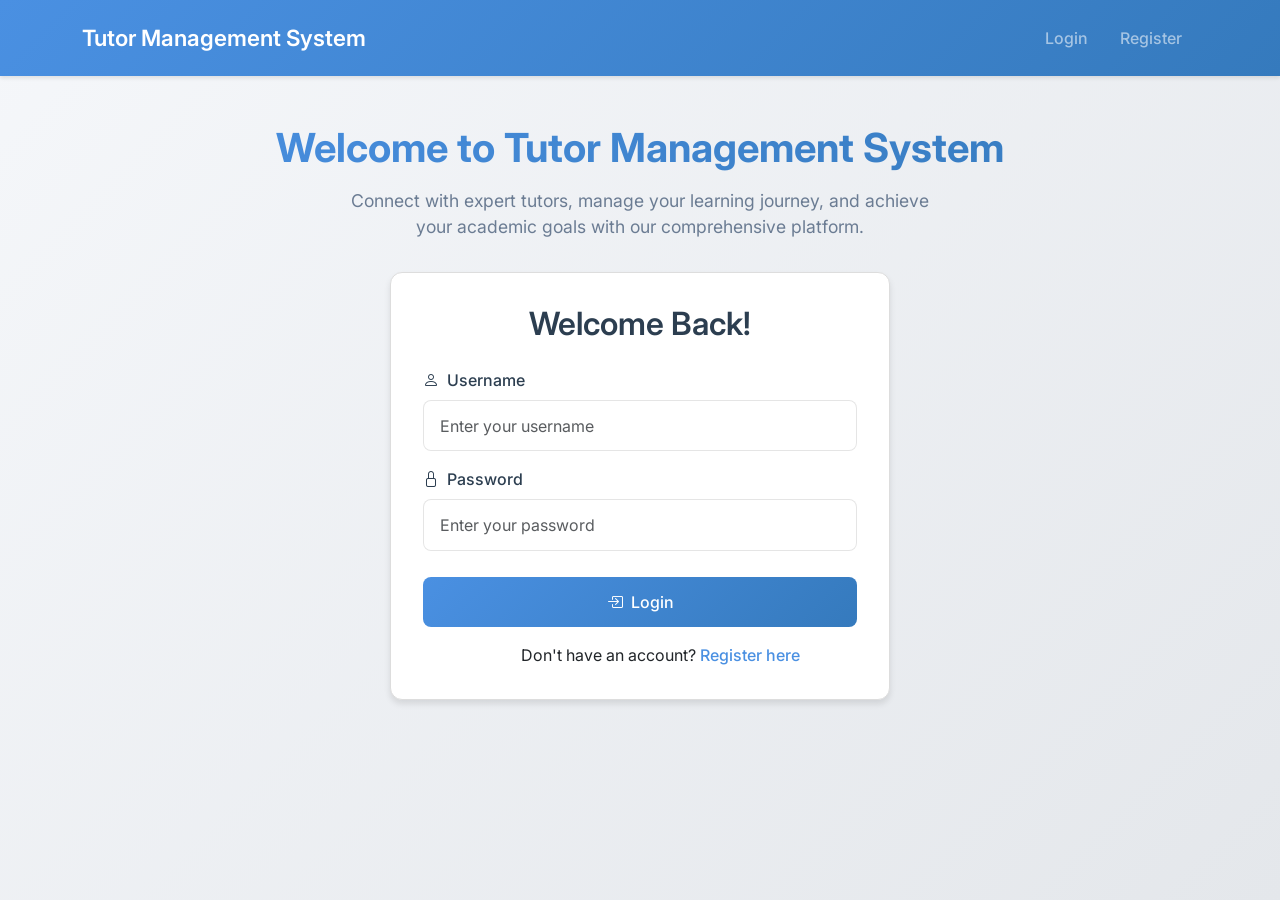
<file: target/classes/static/index.html>
<!DOCTYPE html>
<html lang="en">
<head>
    <meta charset="UTF-8">
    <meta name="viewport" content="width=device-width, initial-scale=1.0">
    <title>Tutor Management System</title>
    <link href="https://cdn.jsdelivr.net/npm/bootstrap@5.1.3/dist/css/bootstrap.min.css" rel="stylesheet">
    <link href="https://cdn.jsdelivr.net/npm/bootstrap-icons@1.7.2/font/bootstrap-icons.css" rel="stylesheet">
    <link href="https://fonts.googleapis.com/css2?family=Inter:wght@400;500;600;700&display=swap" rel="stylesheet">
    <link href="css/styles.css" rel="stylesheet">
    <link href="css/index.css" rel="stylesheet">
</head>
<body>
    <nav class="navbar navbar-expand-lg navbar-dark bg-primary">
        <div class="container">
            <a class="navbar-brand" href="#">Tutor Management System</a>
            <button class="navbar-toggler" type="button" data-bs-toggle="collapse" data-bs-target="#navbarNav">
                <span class="navbar-toggler-icon"></span>
            </button>
            <div class="collapse navbar-collapse" id="navbarNav">
                <ul class="navbar-nav ms-auto">
                    <li class="nav-item">
                        <a class="nav-link" href="#" onclick="showLogin()">Login</a>
                    </li>
                    <li class="nav-item">
                        <a class="nav-link" href="#" onclick="showRegister()">Register</a>
                    </li>
                </ul>
            </div>
        </div>
    </nav>

    <div class="container mt-5">
        <div class="welcome-section">
            <h1>Welcome to Tutor Management System</h1>
            <p>Connect with expert tutors, manage your learning journey, and achieve your academic goals with our comprehensive platform.</p>
        </div>

        <div id="loginForm" class="form-container">
            <h2>Welcome Back!</h2>
            <form onsubmit="return login(event)">
                <div class="mb-3">
                    <label for="loginUsername" class="form-label">
                        <i class="bi bi-person me-2"></i>Username
                    </label>
                    <input type="text" class="form-control" id="loginUsername" placeholder="Enter your username" required>
                </div>
                <div class="mb-3">
                    <label for="loginPassword" class="form-label">
                        <i class="bi bi-lock me-2"></i>Password
                    </label>
                    <input type="password" class="form-control" id="loginPassword" placeholder="Enter your password" required>
                </div>
                <button type="submit" class="btn btn-primary">
                    <i class="bi bi-box-arrow-in-right me-2"></i>Login
                </button>
            </form>
            <div class="form-switch mt-3">
                <span>Don't have an account? </span>
                <a href="#" onclick="showRegister()">Register here</a>
            </div>
        </div>

        <div id="registerForm" class="form-container" style="display: none;">
            <h2>Create Your Account</h2>
            <p class="text-center text-muted mb-4">Join our community of learners and educators</p>
            <form onsubmit="return register(event)">
                <div class="mb-3">
                    <label for="registerUsername" class="form-label">
                        <i class="bi bi-person me-2"></i>Username
                    </label>
                    <input type="text" class="form-control" id="registerUsername" placeholder="Choose a username" required>
                </div>
                <div class="mb-3">
                    <label for="registerPassword" class="form-label">
                        <i class="bi bi-lock me-2"></i>Password
                    </label>
                    <input type="password" class="form-control" id="registerPassword" placeholder="Choose a strong password" required>
                </div>
                <div class="mb-3">
                    <label for="contact" class="form-label">
                        <i class="bi bi-telephone me-2"></i>Contact
                    </label>
                    <input type="text" class="form-control" id="contact" placeholder="Enter your contact number" required>
                </div>
                <div class="mb-3">
                    <label for="role" class="form-label">
                        <i class="bi bi-person-badge me-2"></i>Role
                    </label>
                    <select class="form-select" id="role" onchange="toggleQualifications()">
                        <option value="STUDENT">Student</option>
                        <option value="TUTOR">Tutor</option>
                    </select>
                </div>
                <div class="mb-3" id="qualificationsDiv" style="display: none;">
                    <label for="qualifications" class="form-label">
                        <i class="bi bi-mortarboard me-2"></i>Qualifications
                    </label>
                    <textarea class="form-control" id="qualifications" placeholder="Enter your educational qualifications and teaching experience"></textarea>
                </div>
                <button type="submit" class="btn btn-primary">
                    <i class="bi bi-person-plus me-2"></i>Create Account
                </button>
                <div class="form-switch mt-3">
                    <span>Already have an account? </span>
                    <a href="#" onclick="showLogin()">Login here</a>
                </div>
            </form>
        </div>
    </div>

    <script src="https://cdn.jsdelivr.net/npm/bootstrap@5.1.3/dist/js/bootstrap.bundle.min.js"></script>
    <script src="js/main.js"></script>
</body>
</html>
</file>
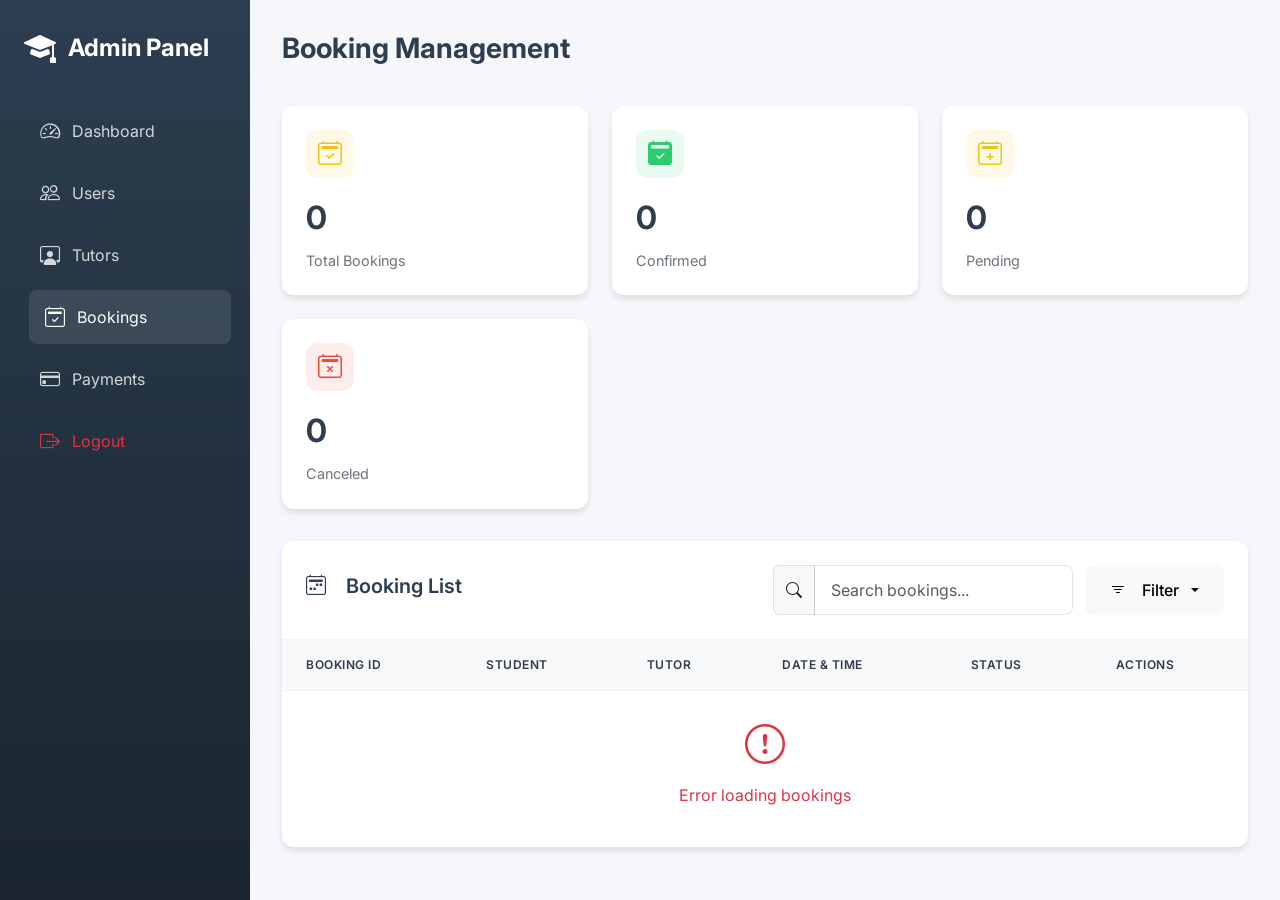
<file: target/classes/static/admin-bookings.html>
<!DOCTYPE html>
<html lang="en">
<head>
    <meta charset="UTF-8">
    <meta name="viewport" content="width=device-width, initial-scale=1.0">
    <title>Booking Management - Admin Dashboard</title>
    <link href="https://cdn.jsdelivr.net/npm/bootstrap@5.1.3/dist/css/bootstrap.min.css" rel="stylesheet">
    <link href="https://cdn.jsdelivr.net/npm/bootstrap-icons@1.7.2/font/bootstrap-icons.css" rel="stylesheet">
    <link href="https://fonts.googleapis.com/css2?family=Inter:wght@400;500;600;700&display=swap" rel="stylesheet">
    <link href="css/admin.css" rel="stylesheet">
</head>
<body>
    <!-- Sidebar -->
    <nav class="admin-sidebar">
        <div class="sidebar-brand">
            <i class="bi bi-mortarboard-fill"></i>
            Admin Panel
        </div>
        
        <ul class="sidebar-menu">
            <li class="menu-item">
                <a href="admin-dashboard.html" class="menu-link">
                    <i class="bi bi-speedometer2"></i>
                    Dashboard
                </a>
            </li>
            <li class="menu-item">
                <a href="admin-users.html" class="menu-link">
                    <i class="bi bi-people"></i>
                    Users
                </a>
            </li>
            <li class="menu-item">
                <a href="admin-tutors.html" class="menu-link">
                    <i class="bi bi-person-workspace"></i>
                    Tutors
                </a>
            </li>
            <li class="menu-item">
                <a href="admin-bookings.html" class="menu-link active">
                    <i class="bi bi-calendar2-check"></i>
                    Bookings
                </a>
            </li>
            <li class="menu-item">
                <a href="admin-payments.html" class="menu-link">
                    <i class="bi bi-credit-card"></i>
                    Payments
                </a>
            </li>

            <li class="menu-item mt-auto">
                <a href="#" class="menu-link text-danger" onclick="logoutAdmin()">
                    <i class="bi bi-box-arrow-right"></i>
                    Logout
                </a>
            </li>
        </ul>
    </nav>

    <!-- Main Content -->
    <main class="admin-main">
        <div class="admin-header">
            <h1 class="admin-title">Booking Management</h1>
            <div class="d-flex gap-3">
            </div>
        </div>

        <!-- Booking Stats -->
        <div class="stats-grid">
            <div class="stat-card">
                <div class="stat-icon bookings">
                    <i class="bi bi-calendar2-check"></i>
                </div>
                <div class="stat-value" id="totalBookings">0</div>
                <div class="stat-label">Total Bookings</div>
            </div>
            <div class="stat-card">
                <div class="stat-icon bookings" style="background: rgba(46, 204, 113, 0.1); color: #2ECC71;">
                    <i class="bi bi-calendar2-check-fill"></i>
                </div>
                <div class="stat-value" id="confirmedBookings">0</div>
                <div class="stat-label">Confirmed</div>
            </div>
            <div class="stat-card">
                <div class="stat-icon bookings" style="background: rgba(241, 196, 15, 0.1); color: #F1C40F;">
                    <i class="bi bi-calendar2-plus"></i>
                </div>
                <div class="stat-value" id="pendingBookings">0</div>
                <div class="stat-label">Pending</div>
            </div>
            <div class="stat-card">
                <div class="stat-icon bookings" style="background: rgba(231, 76, 60, 0.1); color: #E74C3C;">
                    <i class="bi bi-calendar2-x"></i>
                </div>
                <div class="stat-value" id="canceledBookings">0</div>
                <div class="stat-label">Canceled</div>
            </div>
        </div>

        <!-- Bookings Table -->
        <div class="data-grid">
            <div class="grid-header">
                <h2 class="grid-title">
                    <i class="bi bi-calendar2-week me-2"></i>
                    Booking List
                </h2>
                <div class="grid-actions">
                    <div class="input-group" style="width: 300px;">
                        <span class="input-group-text">
                            <i class="bi bi-search"></i>
                        </span>
                        <input type="text" class="form-control" placeholder="Search bookings..." id="searchBookings">
                    </div>
                    <div class="dropdown">
                        <button class="btn btn-light dropdown-toggle" type="button" data-bs-toggle="dropdown">
                            <i class="bi bi-filter me-2"></i>Filter
                        </button>
                        <ul class="dropdown-menu">
                            <li><a class="dropdown-item" href="#" onclick="filterBookings('all')">All Bookings</a></li>
                            <li><a class="dropdown-item" href="#" onclick="filterBookings('confirmed')">Confirmed</a></li>
                            <li><a class="dropdown-item" href="#" onclick="filterBookings('pending')">Pending</a></li>
                            <li><a class="dropdown-item" href="#" onclick="filterBookings('canceled')">Canceled</a></li>
                        </ul>
                    </div>
                </div>
            </div>
            <div class="table-responsive">
                <table class="grid-table">
                    <thead>
                        <tr>
                            <th>Booking ID</th>
                            <th>Student</th>
                            <th>Tutor</th>
                            <th>Date & Time</th>
                            <th>Status</th>
                            <th>Actions</th>
                        </tr>
                    </thead>
                    <tbody id="bookingsTableBody">
                        <!-- Bookings will be loaded here -->
                    </tbody>
                </table>
            </div>
        </div>
    </main>

    <!-- Add Booking Modal -->
    <div class="modal fade" id="addBookingModal" tabindex="-1">
        <div class="modal-dialog">
            <div class="modal-content">
                <div class="modal-header">
                    <h5 class="modal-title">
                        <i class="bi bi-calendar2-plus me-2"></i>
                        Add New Booking
                    </h5>
                    <button type="button" class="btn-close" data-bs-dismiss="modal"></button>
                </div>
                <div class="modal-body">
                    <form id="addBookingForm">
                        <div class="form-group mb-3">
                            <label class="form-label">Student Name</label>
                            <input type="text" class="form-control" name="studentName" required>
                        </div>
                        <div class="form-group mb-3">
                            <label class="form-label">Student ID</label>
                            <input type="text" class="form-control" name="studentId" required>
                        </div>
                        <div class="form-group mb-3">
                            <label class="form-label">Tutor Name</label>
                            <input type="text" class="form-control" name="tutorName" required>
                        </div>
                        <div class="form-group mb-3">
                            <label class="form-label">Tutor ID</label>
                            <input type="text" class="form-control" name="tutorId" required>
                        </div>
                        <div class="form-group mb-3">
                            <label class="form-label">Date & Time</label>
                            <input type="datetime-local" class="form-control" name="dateTime" required>
                        </div>
                    </form>
                </div>
                <div class="modal-footer">
                    <button type="button" class="btn btn-light" data-bs-dismiss="modal">Cancel</button>
                    <button type="button" class="btn btn-primary" onclick="addBooking()">Add Booking</button>
                </div>
            </div>
        </div>
    </div>

    <script src="https://cdn.jsdelivr.net/npm/bootstrap@5.1.3/dist/js/bootstrap.bundle.min.js"></script>
    <script src="js/admin.js"></script>
    <script src="js/admin-bookings.js"></script>
</body>
</html>
</file>
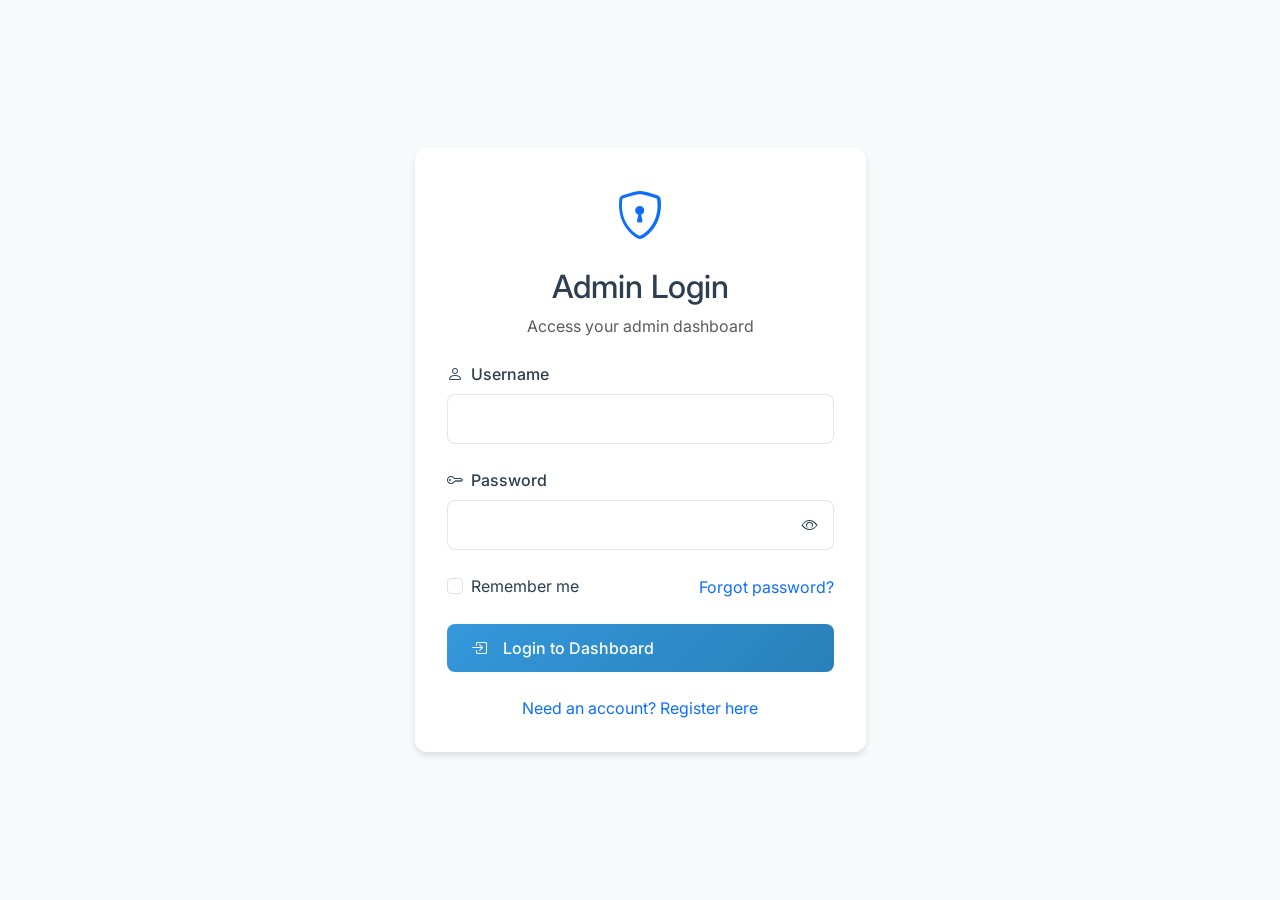
<file: target/classes/static/admin-dashboard.html>
<!DOCTYPE html>
<html lang="en">
<head>
    <meta charset="UTF-8">
    <meta name="viewport" content="width=device-width, initial-scale=1.0">
    <title>Admin Dashboard - Tutor Management System</title>
    <link href="https://cdn.jsdelivr.net/npm/bootstrap@5.1.3/dist/css/bootstrap.min.css" rel="stylesheet">
    <link href="https://cdn.jsdelivr.net/npm/bootstrap-icons@1.7.2/font/bootstrap-icons.css" rel="stylesheet">
    <link href="https://fonts.googleapis.com/css2?family=Inter:wght@400;500;600;700&display=swap" rel="stylesheet">
    <link href="css/admin.css" rel="stylesheet">
</head>
<body>
    <!-- Sidebar -->
    <nav class="admin-sidebar">
        <div class="sidebar-brand">
            <i class="bi bi-mortarboard-fill"></i>
            Admin Panel
        </div>
        
        <ul class="sidebar-menu">
            <li class="menu-item">
                <a href="admin-dashboard.html" class="menu-link active">
                    <i class="bi bi-speedometer2"></i>
                    Dashboard
                </a>
            </li>
            <li class="menu-item">
                <a href="admin-users.html" class="menu-link">
                    <i class="bi bi-people"></i>
                    Users
                </a>
            </li>
            <li class="menu-item">
                <a href="admin-tutors.html" class="menu-link">
                    <i class="bi bi-person-workspace"></i>
                    Tutors
                </a>
            </li>
            <li class="menu-item">
                <a href="admin-bookings.html" class="menu-link">
                    <i class="bi bi-calendar2-check"></i>
                    Bookings
                </a>
            </li>
            <li class="menu-item">
                <a href="admin-payments.html" class="menu-link">
                    <i class="bi bi-credit-card"></i>
                    Payments
                </a>
            </li>
            <li class="menu-item mt-auto">
                <a href="#" class="menu-link text-danger" onclick="logoutAdmin()">
                    <i class="bi bi-box-arrow-right"></i>
                    Logout
                </a>
            </li>
        </ul>
    </nav>

    <!-- Main Content -->
    <main class="admin-main">
        <div class="admin-header">
            <h1 class="admin-title">Dashboard Overview</h1>
            <div class="d-flex align-items-center gap-3">
                <div class="dropdown">
                    <button class="btn btn-light" type="button" data-bs-toggle="dropdown">
                        <i class="bi bi-bell"></i>
                        <span class="badge bg-danger">3</span>
                    </button>
                    <ul class="dropdown-menu dropdown-menu-end">
                        <li><a class="dropdown-item" href="#">New user registration</a></li>
                        <li><a class="dropdown-item" href="#">New booking request</a></li>
                        <li><a class="dropdown-item" href="#">Payment received</a></li>
                    </ul>
                </div>
                <div class="dropdown">
                    <button class="btn btn-light" type="button" data-bs-toggle="dropdown">
                        <i class="bi bi-person-circle"></i>
                        <span class="ms-2" id="adminName">Admin Name</span>
                    </button>
                    <ul class="dropdown-menu dropdown-menu-end">
                        <li><a class="dropdown-item" href="#" data-bs-toggle="modal" data-bs-target="#updateProfileModal">Update Profile</a></li>
                        <li><a class="dropdown-item" href="admin-settings.html">Settings</a></li>
                        <li><hr class="dropdown-divider"></li>
                        <li><a class="dropdown-item text-danger" href="#" onclick="logoutAdmin()">Logout</a></li>
                    </ul>
                </div>
            </div>
        </div>

        <!-- Stats Grid -->
        <div class="stats-grid">
            <div class="stat-card">
                <div class="stat-icon users">
                    <i class="bi bi-people"></i>
                </div>
                <div class="stat-value" id="totalUsers">0</div>
                <div class="stat-label">Total Users</div>
            </div>
            <div class="stat-card">
                <div class="stat-icon tutors">
                    <i class="bi bi-person-workspace"></i>
                </div>
                <div class="stat-value" id="totalTutors">0</div>
                <div class="stat-label">Active Tutors</div>
            </div>
            <div class="stat-card">
                <div class="stat-icon bookings">
                    <i class="bi bi-calendar2-check"></i>
                </div>
                <div class="stat-value" id="totalBookings">0</div>
                <div class="stat-label">Total Bookings</div>
            </div>
            <div class="stat-card">
                <div class="stat-icon payments">
                    <i class="bi bi-credit-card"></i>
                </div>
                <div class="stat-value" id="totalRevenue">$0</div>
                <div class="stat-label">Total Revenue</div>
            </div>
        </div>

        <!-- Tutor Grid -->
        <div class="tutor-grid mb-4">
            <div class="grid-header">
                <h2 class="grid-title">
                    <i class="bi bi-person-workspace me-2"></i>
                    Available Tutors
                </h2>
                <div class="grid-actions">
                    <div class="input-group" style="width: 300px;">
                        <span class="input-group-text">
                            <i class="bi bi-search"></i>
                        </span>
                        <input type="text" class="form-control" placeholder="Search tutors..." id="searchTutors">
                    </div>
                    <div class="dropdown">
                        <button class="btn btn-light dropdown-toggle" type="button" data-bs-toggle="dropdown">
                            <i class="bi bi-filter me-2"></i>Filter
                        </button>
                        <ul class="dropdown-menu">
                            <li><a class="dropdown-item" href="#" onclick="filterTutors('all')">All Tutors</a></li>
                            <li><a class="dropdown-item" href="#" onclick="filterTutors('active')">Active</a></li>
                            <li><a class="dropdown-item" href="#" onclick="filterTutors('inactive')">Inactive</a></li>
                        </ul>
                    </div>
                </div>
            </div>
            <div class="row g-4 mt-2" id="tutorGrid">
                <!-- Tutors will be loaded here -->
            </div>
            <div id="tutorEmptyState" class="empty-state" style="display: none;">
                <i class="bi bi-person-x"></i>
                <p>No tutors found</p>
            </div>
        </div>

        <!-- Recent Activity -->
        <div class="data-grid">
            <div class="grid-header">
                <h2 class="grid-title">
                    <i class="bi bi-activity"></i>
                    Recent Activity
                </h2>
                <div class="grid-actions">
                    <button class="btn btn-light">
                        <i class="bi bi-filter"></i>
                        Filter
                    </button>
                    <button class="btn btn-light">
                        <i class="bi bi-download"></i>
                        Export
                    </button>
                </div>
            </div>
            <div class="table-responsive">
                <table class="grid-table">
                    <thead>
                        <tr>
                            <th>Activity</th>
                            <th>User</th>
                            <th>Type</th>
                            <th>Time</th>
                            <th>Status</th>
                        </tr>
                    </thead>
                    <tbody id="activityTableBody">
                        <!-- Activity data will be loaded here -->
                    </tbody>
                </table>
            </div>
        </div>
    </main>

    <script src="https://cdn.jsdelivr.net/npm/bootstrap@5.1.3/dist/js/bootstrap.bundle.min.js"></script>
    <script src="js/admin.js"></script>

    <!-- Update Profile Modal -->
    <div class="modal fade" id="updateProfileModal" tabindex="-1" aria-labelledby="updateProfileModalLabel" aria-hidden="true">
        <div class="modal-dialog">
            <div class="modal-content">
                <div class="modal-header">
                    <h5 class="modal-title" id="updateProfileModalLabel">Update Profile</h5>
                    <button type="button" class="btn-close" data-bs-dismiss="modal" aria-label="Close"></button>
                </div>
                <div class="modal-body">
                    <form id="updateProfileForm">
                        <div class="mb-3">
                            <label for="adminFullName" class="form-label">Full Name</label>
                            <input type="text" class="form-control" id="adminFullName" required>
                        </div>
                        <div class="mb-3">
                            <label for="adminEmail" class="form-label">Email</label>
                            <input type="email" class="form-control" id="adminEmail" required>
                        </div>
                        <div class="mb-3">
                            <label for="adminPassword" class="form-label">New Password (leave blank if no change)</label>
                            <input type="password" class="form-control" id="adminPassword">
                        </div>
                        <div class="mb-3">
                            <label for="adminConfirmPassword" class="form-label">Confirm New Password</label>
                            <input type="password" class="form-control" id="adminConfirmPassword">
                        </div>
                    </form>
                </div>
                <div class="modal-footer">
                    <button type="button" class="btn btn-secondary" data-bs-dismiss="modal">Cancel</button>
                    <button type="button" class="btn btn-primary" onclick="updateAdminProfile()">Save Changes</button>
                </div>
            </div>
        </div>
    </div>
</body>
</html>
</file>
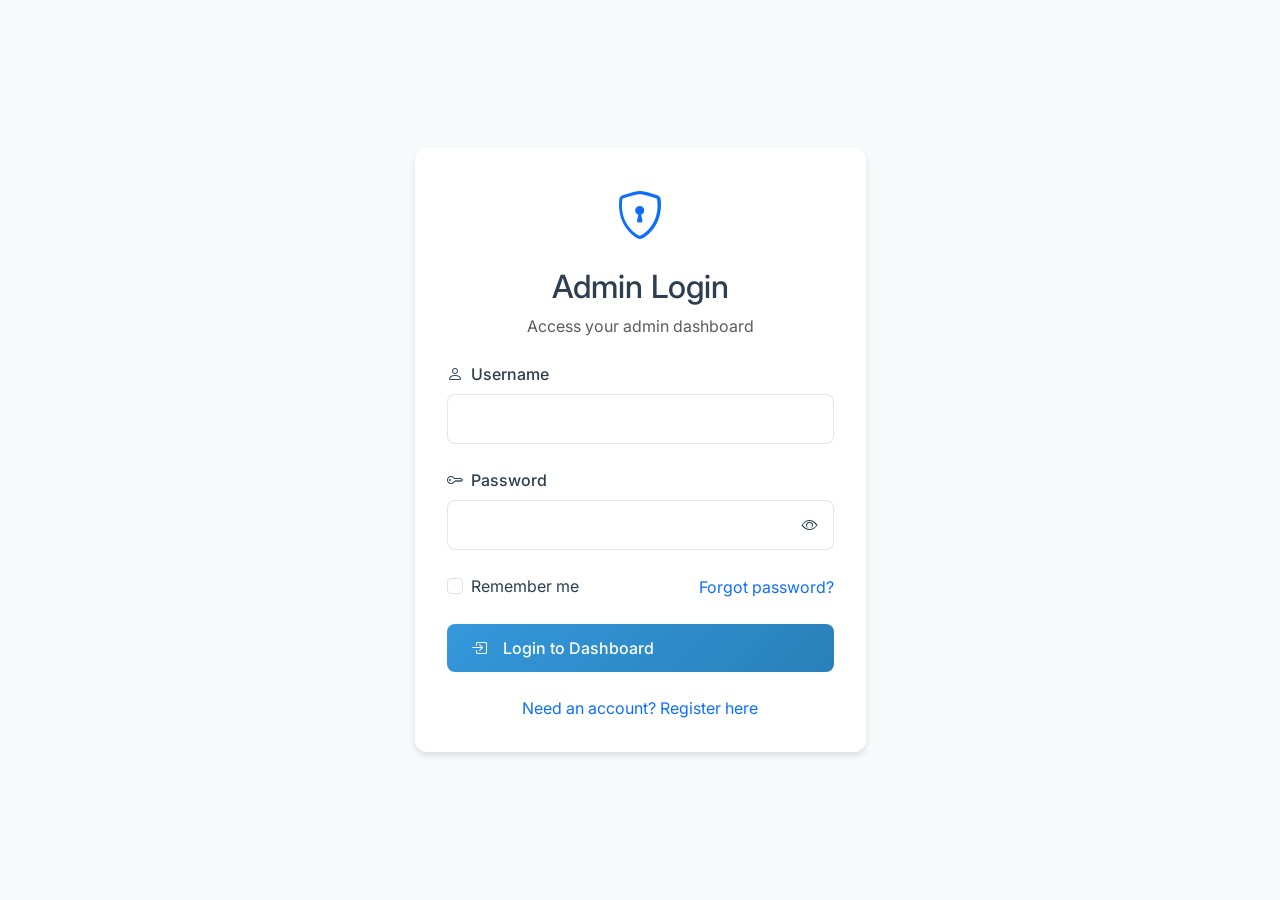
<file: target/classes/static/admin-login.html>
<!DOCTYPE html>
<html lang="en">
<head>
    <meta charset="UTF-8">
    <meta name="viewport" content="width=device-width, initial-scale=1.0">
    <title>Admin Login - Tutor Management System</title>
    <link href="https://cdn.jsdelivr.net/npm/bootstrap@5.1.3/dist/css/bootstrap.min.css" rel="stylesheet">
    <link href="https://cdn.jsdelivr.net/npm/bootstrap-icons@1.7.2/font/bootstrap-icons.css" rel="stylesheet">
    <link href="https://fonts.googleapis.com/css2?family=Inter:wght@400;500;600;700&display=swap" rel="stylesheet">
    <link href="css/admin.css" rel="stylesheet">
</head>
<body class="bg-light">
    <div class="container">
        <div class="row justify-content-center min-vh-100 align-items-center">
            <div class="col-md-5">
                <div class="admin-form animate-fade-in-up">
                    <div class="text-center mb-4">
                        <i class="bi bi-shield-lock text-primary" style="font-size: 3rem;"></i>
                        <h2 class="mt-3">Admin Login</h2>
                        <p class="text-muted">Access your admin dashboard</p>
                    </div>

                    <form id="adminLoginForm" onsubmit="return loginAdmin(event)">
                        <div class="form-group">
                            <label class="form-label" for="username">
                                <i class="bi bi-person me-2"></i>Username
                            </label>
                            <input type="text" class="form-control" id="username" required>
                        </div>

                        <div class="form-group">
                            <label class="form-label" for="password">
                                <i class="bi bi-key me-2"></i>Password
                            </label>
                            <div class="position-relative">
                                <input type="password" class="form-control" id="password" required>
                                <i class="bi bi-eye position-absolute top-50 end-0 translate-middle-y me-3" 
                                   style="cursor: pointer;" onclick="togglePassword()"></i>
                            </div>
                        </div>

                        <div class="d-flex justify-content-between align-items-center mb-4">
                            <div class="form-check">
                                <input type="checkbox" class="form-check-input" id="rememberMe">
                                <label class="form-check-label" for="rememberMe">Remember me</label>
                            </div>
                            <a href="#" class="text-decoration-none">Forgot password?</a>
                        </div>

                        <button type="submit" class="btn btn-primary w-100">
                            <i class="bi bi-box-arrow-in-right me-2"></i>Login to Dashboard
                        </button>

                        <div class="text-center mt-4">
                            <a href="admin-register.html" class="text-decoration-none">
                                Need an account? Register here
                            </a>
                        </div>
                    </form>
                </div>
            </div>
        </div>
    </div>

    <script src="https://cdn.jsdelivr.net/npm/bootstrap@5.1.3/dist/js/bootstrap.bundle.min.js"></script>
    <script src="js/admin.js"></script>
</body>
</html>
</file>
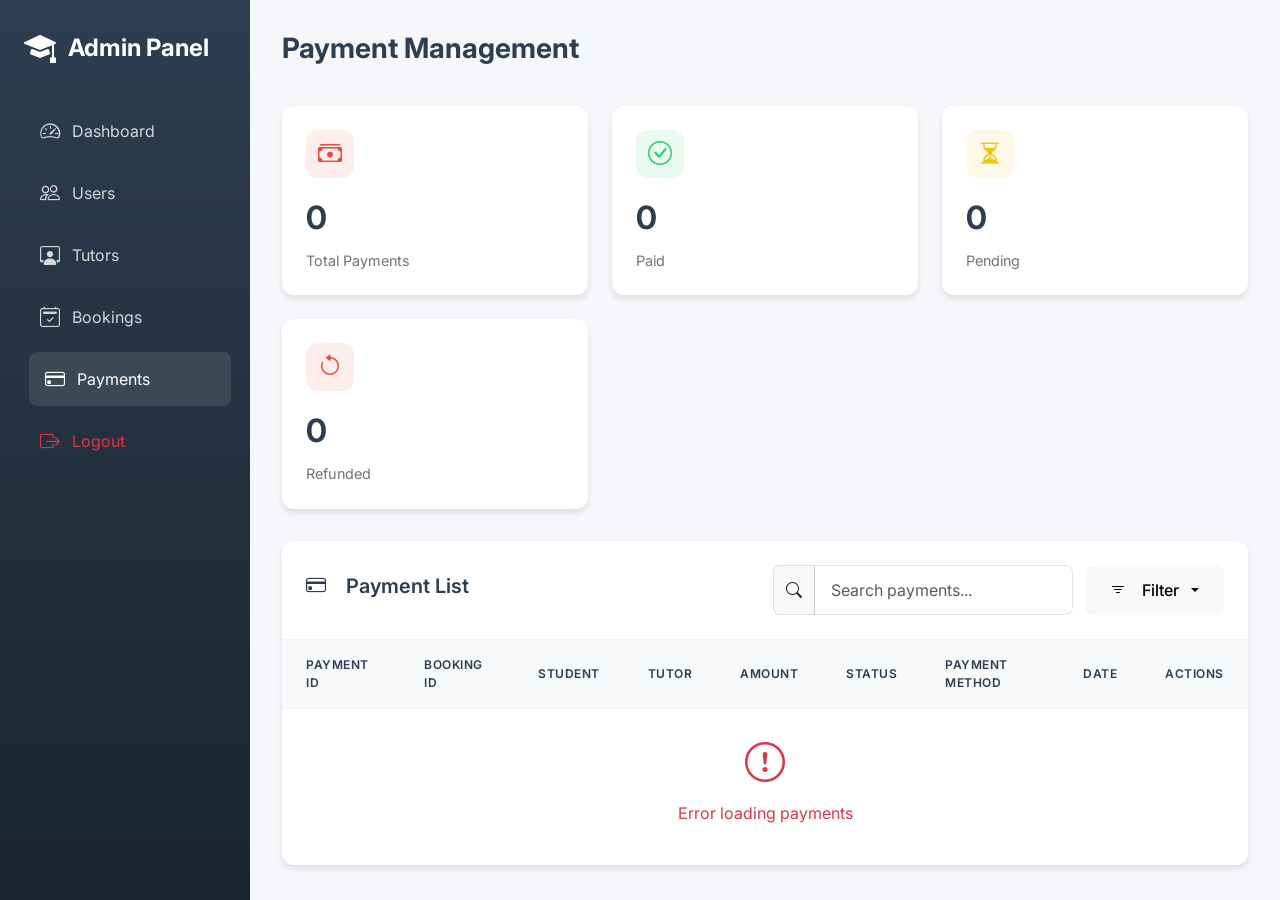
<file: target/classes/static/admin-payments.html>
<!DOCTYPE html>
<html lang="en">
<head>
    <meta charset="UTF-8">
    <meta name="viewport" content="width=device-width, initial-scale=1.0">
    <title>Payment Management - Admin Dashboard</title>
    <link href="https://cdn.jsdelivr.net/npm/bootstrap@5.1.3/dist/css/bootstrap.min.css" rel="stylesheet">
    <link href="https://cdn.jsdelivr.net/npm/bootstrap-icons@1.7.2/font/bootstrap-icons.css" rel="stylesheet">
    <link href="https://fonts.googleapis.com/css2?family=Inter:wght@400;500;600;700&display=swap" rel="stylesheet">
    <link href="css/admin.css" rel="stylesheet">
</head>
<body>
    <!-- Sidebar -->
    <nav class="admin-sidebar">
        <div class="sidebar-brand">
            <i class="bi bi-mortarboard-fill"></i>
            Admin Panel
        </div>
        
        <ul class="sidebar-menu">
            <li class="menu-item">
                <a href="admin-dashboard.html" class="menu-link">
                    <i class="bi bi-speedometer2"></i>
                    Dashboard
                </a>
            </li>
            <li class="menu-item">
                <a href="admin-users.html" class="menu-link">
                    <i class="bi bi-people"></i>
                    Users
                </a>
            </li>
            <li class="menu-item">
                <a href="admin-tutors.html" class="menu-link">
                    <i class="bi bi-person-workspace"></i>
                    Tutors
                </a>
            </li>
            <li class="menu-item">
                <a href="admin-bookings.html" class="menu-link">
                    <i class="bi bi-calendar2-check"></i>
                    Bookings
                </a>
            </li>
            <li class="menu-item">
                <a href="admin-payments.html" class="menu-link active">
                    <i class="bi bi-credit-card"></i>
                    Payments
                </a>
            </li>

            <li class="menu-item mt-auto">
                <a href="#" class="menu-link text-danger" onclick="logoutAdmin()">
                    <i class="bi bi-box-arrow-right"></i>
                    Logout
                </a>
            </li>
        </ul>
    </nav>

    <!-- Main Content -->
    <main class="admin-main">
        <div class="admin-header">
            <h1 class="admin-title">Payment Management</h1>
            <div class="d-flex gap-3">

            </div>
        </div>

        <!-- Payment Stats -->
        <div class="stats-grid">
            <div class="stat-card">
                <div class="stat-icon payments">
                    <i class="bi bi-cash-stack"></i>
                </div>
                <div class="stat-value" id="totalPayments">0</div>
                <div class="stat-label">Total Payments</div>
            </div>
            <div class="stat-card">
                <div class="stat-icon payments" style="background: rgba(46, 204, 113, 0.1); color: #2ECC71;">
                    <i class="bi bi-check-circle"></i>
                </div>
                <div class="stat-value" id="paidPayments">0</div>
                <div class="stat-label">Paid</div>
            </div>
            <div class="stat-card">
                <div class="stat-icon payments" style="background: rgba(241, 196, 15, 0.1); color: #F1C40F;">
                    <i class="bi bi-hourglass-split"></i>
                </div>
                <div class="stat-value" id="pendingPayments">0</div>
                <div class="stat-label">Pending</div>
            </div>
            <div class="stat-card">
                <div class="stat-icon payments" style="background: rgba(231, 76, 60, 0.1); color: #E74C3C;">
                    <i class="bi bi-arrow-counterclockwise"></i>
                </div>
                <div class="stat-value" id="refundedPayments">0</div>
                <div class="stat-label">Refunded</div>
            </div>
        </div>

        <!-- Payments Table -->
        <div class="data-grid">
            <div class="grid-header">
                <h2 class="grid-title">
                    <i class="bi bi-credit-card me-2"></i>
                    Payment List
                </h2>
                <div class="grid-actions">
                    <div class="input-group" style="width: 300px;">
                        <span class="input-group-text">
                            <i class="bi bi-search"></i>
                        </span>
                        <input type="text" class="form-control" placeholder="Search payments..." id="searchPayments">
                    </div>
                    <div class="dropdown">
                        <button class="btn btn-light dropdown-toggle" type="button" data-bs-toggle="dropdown">
                            <i class="bi bi-filter me-2"></i>Filter
                        </button>
                        <ul class="dropdown-menu">
                            <li><a class="dropdown-item" href="#" onclick="filterPayments('all')">All Payments</a></li>
                            <li><a class="dropdown-item" href="#" onclick="filterPayments('paid')">Paid</a></li>
                            <li><a class="dropdown-item" href="#" onclick="filterPayments('pending')">Pending</a></li>
                            <li><a class="dropdown-item" href="#" onclick="filterPayments('refunded')">Refunded</a></li>
                        </ul>
                    </div>
                </div>
            </div>
            <div class="table-responsive">
                <table class="grid-table">
                    <thead>
                        <tr>
                            <th>Payment ID</th>
                            <th>Booking ID</th>
                            <th>Student</th>
                            <th>Tutor</th>
                            <th>Amount</th>
                            <th>Status</th>
                            <th>Payment Method</th>
                            <th>Date</th>
                            <th>Actions</th>
                        </tr>
                    </thead>
                    <tbody id="paymentsTableBody">
                        <!-- Payments will be loaded here -->
                    </tbody>
                </table>
            </div>
        </div>
    </main>

    <!-- Add Payment Modal -->
    <div class="modal fade" id="addPaymentModal" tabindex="-1">
        <div class="modal-dialog">
            <div class="modal-content">
                <div class="modal-header">
                    <h5 class="modal-title">
                        <i class="bi bi-credit-card me-2"></i>
                        Add New Payment
                    </h5>
                    <button type="button" class="btn-close" data-bs-dismiss="modal"></button>
                </div>
                <div class="modal-body">
                    <form id="addPaymentForm">
                        <div class="form-group mb-3">
                            <label class="form-label">Booking ID</label>
                            <input type="text" class="form-control" name="bookingId" required>
                        </div>
                        <div class="form-group mb-3">
                            <label class="form-label">Student ID</label>
                            <input type="text" class="form-control" name="studentId" required>
                        </div>
                        <div class="form-group mb-3">
                            <label class="form-label">Tutor ID</label>
                            <input type="text" class="form-control" name="tutorId" required>
                        </div>
                        <div class="form-group mb-3">
                            <label class="form-label">Amount</label>
                            <div class="input-group">
                                <span class="input-group-text">$</span>
                                <input type="number" class="form-control" name="amount" step="0.01" required>
                            </div>
                        </div>
                        <div class="form-group mb-3">
                            <label class="form-label">Payment Method</label>
                            <select class="form-select" name="paymentMethod" required>
                                <option value="">Select payment method</option>
                                <option value="CREDIT_CARD">Credit Card</option>
                                <option value="DEBIT_CARD">Debit Card</option>
                                <option value="PAYPAL">PayPal</option>
                                <option value="BANK_TRANSFER">Bank Transfer</option>
                            </select>
                        </div>
                    </form>
                </div>
                <div class="modal-footer">
                    <button type="button" class="btn btn-light" data-bs-dismiss="modal">Cancel</button>
                    <button type="button" class="btn btn-primary" onclick="addPayment()">Add Payment</button>
                </div>
            </div>
        </div>
    </div>

    <script src="https://cdn.jsdelivr.net/npm/bootstrap@5.1.3/dist/js/bootstrap.bundle.min.js"></script>
    <script src="js/admin.js"></script>
    <script src="js/admin-payments.js"></script>
</body>
</html>
</file>
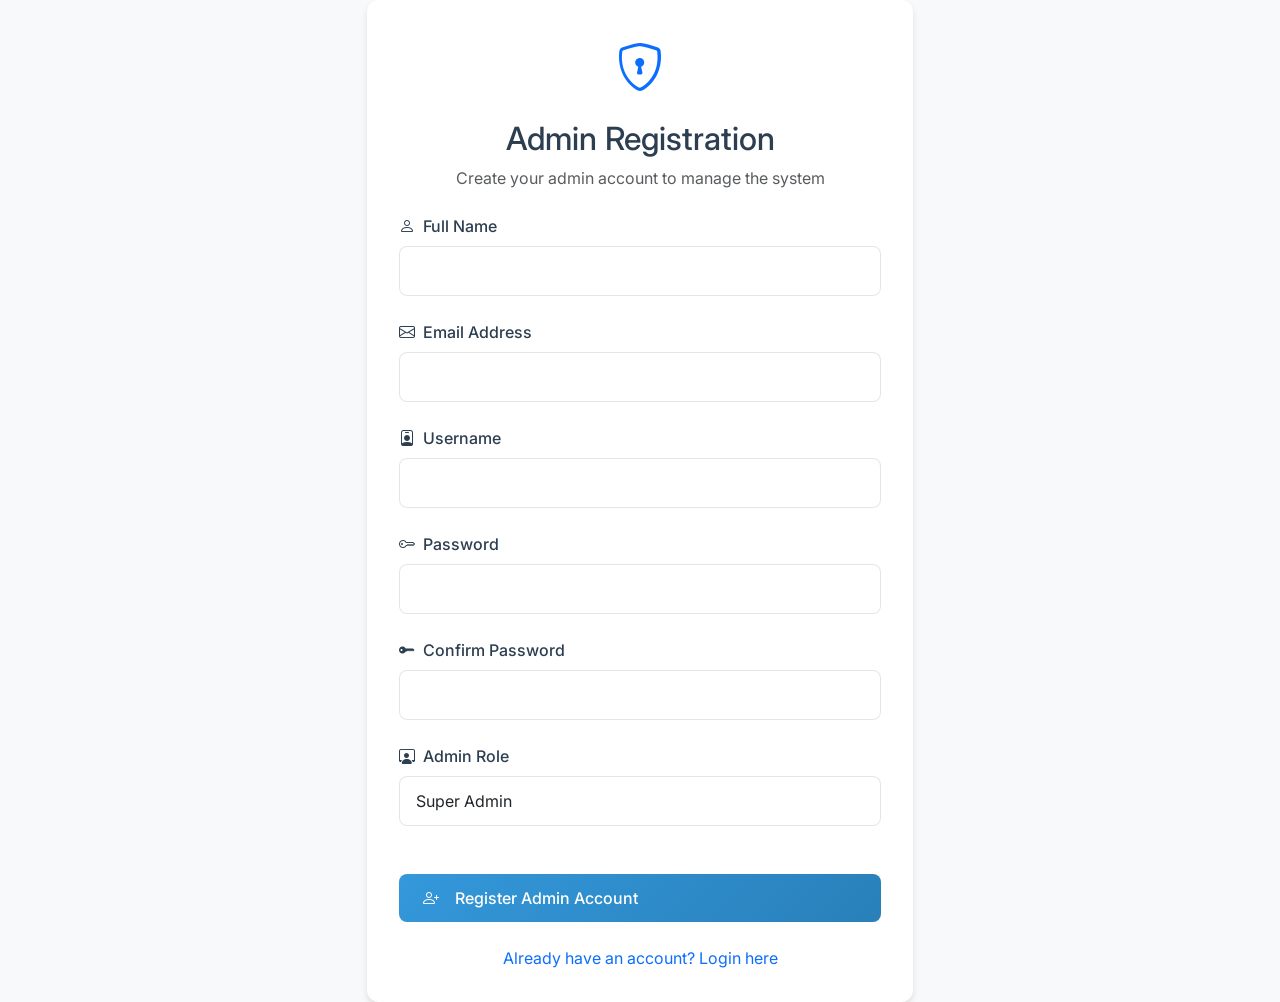
<file: target/classes/static/admin-register.html>
<!DOCTYPE html>
<html lang="en">
<head>
    <meta charset="UTF-8">
    <meta name="viewport" content="width=device-width, initial-scale=1.0">
    <title>Admin Registration - Tutor Management System</title>
    <link href="https://cdn.jsdelivr.net/npm/bootstrap@5.1.3/dist/css/bootstrap.min.css" rel="stylesheet">
    <link href="https://cdn.jsdelivr.net/npm/bootstrap-icons@1.7.2/font/bootstrap-icons.css" rel="stylesheet">
    <link href="https://fonts.googleapis.com/css2?family=Inter:wght@400;500;600;700&display=swap" rel="stylesheet">
    <link href="css/admin.css" rel="stylesheet">
</head>
<body class="bg-light">
    <div class="container">
        <div class="row justify-content-center min-vh-100 align-items-center">
            <div class="col-md-6">
                <div class="admin-form animate-fade-in-up">
                    <div class="text-center mb-4">
                        <i class="bi bi-shield-lock text-primary" style="font-size: 3rem;"></i>
                        <h2 class="mt-3">Admin Registration</h2>
                        <p class="text-muted">Create your admin account to manage the system</p>
                    </div>

                    <form id="adminRegistrationForm" onsubmit="return registerAdmin(event)">
                        <div class="form-group">
                            <label class="form-label" for="fullName">
                                <i class="bi bi-person me-2"></i>Full Name
                            </label>
                            <input type="text" class="form-control" id="fullName" required>
                        </div>

                        <div class="form-group">
                            <label class="form-label" for="email">
                                <i class="bi bi-envelope me-2"></i>Email Address
                            </label>
                            <input type="email" class="form-control" id="email" required>
                        </div>

                        <div class="form-group">
                            <label class="form-label" for="username">
                                <i class="bi bi-person-badge me-2"></i>Username
                            </label>
                            <input type="text" class="form-control" id="username" required>
                        </div>

                        <div class="form-group">
                            <label class="form-label" for="password">
                                <i class="bi bi-key me-2"></i>Password
                            </label>
                            <input type="password" class="form-control" id="password" required>
                        </div>

                        <div class="form-group">
                            <label class="form-label" for="confirmPassword">
                                <i class="bi bi-key-fill me-2"></i>Confirm Password
                            </label>
                            <input type="password" class="form-control" id="confirmPassword" required>
                        </div>

                        <div class="form-group">
                            <label class="form-label" for="adminRole">
                                <i class="bi bi-person-workspace me-2"></i>Admin Role
                            </label>
                            <select class="form-control" id="adminRole" required>
                                <option value="SUPER_ADMIN">Super Admin</option>
                                <option value="SYSTEM_ADMIN">System Admin</option>
                                <option value="CONTENT_ADMIN">Content Admin</option>
                            </select>
                        </div>

                        <button type="submit" class="btn btn-primary w-100 mt-4">
                            <i class="bi bi-person-plus me-2"></i>Register Admin Account
                        </button>

                        <div class="text-center mt-4">
                            <a href="admin-login.html" class="text-decoration-none">
                                Already have an account? Login here
                            </a>
                        </div>
                    </form>
                </div>
            </div>
        </div>
    </div>

    <script src="https://cdn.jsdelivr.net/npm/bootstrap@5.1.3/dist/js/bootstrap.bundle.min.js"></script>
    <script src="js/admin.js"></script>
</body>
</html>
</file>
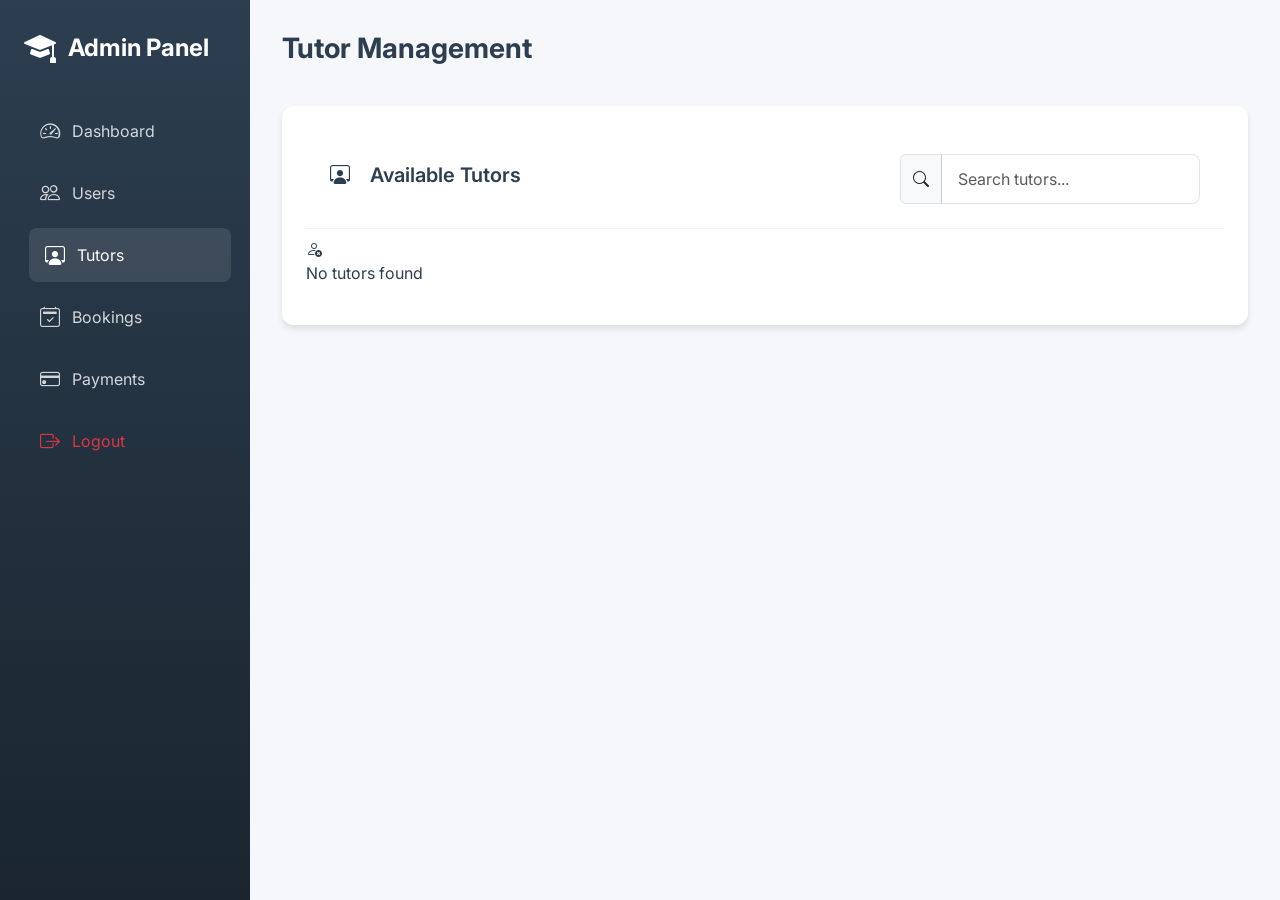
<file: target/classes/static/admin-tutors.html>
<!DOCTYPE html>
<html lang="en">
<head>
    <meta charset="UTF-8">
    <meta name="viewport" content="width=device-width, initial-scale=1.0">
    <title>Tutor Management - Admin Dashboard</title>
    <link href="https://cdn.jsdelivr.net/npm/bootstrap@5.1.3/dist/css/bootstrap.min.css" rel="stylesheet">
    <link href="https://cdn.jsdelivr.net/npm/bootstrap-icons@1.7.2/font/bootstrap-icons.css" rel="stylesheet">
    <link href="https://fonts.googleapis.com/css2?family=Inter:wght@400;500;600;700&display=swap" rel="stylesheet">
    <link href="css/admin.css" rel="stylesheet">
</head>
<body>
    <!-- Sidebar -->
    <nav class="admin-sidebar">
        <div class="sidebar-brand">
            <i class="bi bi-mortarboard-fill"></i>
            Admin Panel
        </div>
        
        <ul class="sidebar-menu">
            <li class="menu-item">
                <a href="admin-dashboard.html" class="menu-link">
                    <i class="bi bi-speedometer2"></i>
                    Dashboard
                </a>
            </li>
            <li class="menu-item">
                <a href="admin-users.html" class="menu-link">
                    <i class="bi bi-people"></i>
                    Users
                </a>
            </li>
            <li class="menu-item">
                <a href="admin-tutors.html" class="menu-link active">
                    <i class="bi bi-person-workspace"></i>
                    Tutors
                </a>
            </li>
            <li class="menu-item">
                <a href="admin-bookings.html" class="menu-link">
                    <i class="bi bi-calendar2-check"></i>
                    Bookings
                </a>
            </li>
            <li class="menu-item">
                <a href="admin-payments.html" class="menu-link">
                    <i class="bi bi-credit-card"></i>
                    Payments
                </a>
            </li>

            <li class="menu-item mt-auto">
                <a href="#" class="menu-link text-danger" onclick="logoutAdmin()">
                    <i class="bi bi-box-arrow-right"></i>
                    Logout
                </a>
            </li>
        </ul>
    </nav>

    <!-- Main Content -->
    <main class="admin-main">
        <div class="admin-header">
            <h1 class="admin-title">Tutor Management</h1>
            <div class="d-flex gap-3">

            </div>
        </div>

        <!-- Tutor Grid -->
        <div class="tutor-grid mb-4">
            <div class="grid-header">
                <h2 class="grid-title">
                    <i class="bi bi-person-workspace me-2"></i>
                    Available Tutors
                </h2>
                <div class="grid-actions">
                    <div class="input-group" style="width: 300px;">
                        <span class="input-group-text">
                            <i class="bi bi-search"></i>
                        </span>
                        <input type="text" class="form-control" placeholder="Search tutors..." id="searchTutors">
                    </div>
                </div>
            </div>
            <div class="row g-4 mt-2" id="tutorGrid">
                <!-- Tutors will be loaded here -->
            </div>
            <div id="tutorEmptyState" class="empty-state" style="display: none;">
                <i class="bi bi-person-x"></i>
                <p>No tutors found</p>
            </div>
        </div>
    </main>

    <!-- Add Tutor Modal -->
    <div class="modal fade" id="addTutorModal" tabindex="-1">
        <div class="modal-dialog">
            <div class="modal-content">
                <div class="modal-header">
                    <h5 class="modal-title">
                        <i class="bi bi-person-plus me-2"></i>
                        Add New Tutor
                    </h5>
                    <button type="button" class="btn-close" data-bs-dismiss="modal"></button>
                </div>
                <div class="modal-body">
                    <form id="addTutorForm">
                        <div class="form-group mb-3">
                            <label class="form-label">Full Name</label>
                            <input type="text" class="form-control" name="name" required>
                        </div>
                        <div class="form-group mb-3">
                            <label class="form-label">Location</label>
                            <input type="text" class="form-control" name="location" required>
                        </div>
                        <div class="form-group mb-3">
                            <label class="form-label">Subjects (comma-separated)</label>
                            <input type="text" class="form-control" name="subjects" required>
                        </div>
                        <div class="form-group mb-3">
                            <label class="form-label">Years of Experience</label>
                            <input type="number" class="form-control" name="yearsOfExperience" required min="0">
                        </div>
                        <div class="form-group mb-3">
                            <label class="form-label">Availability</label>
                            <input type="text" class="form-control" name="availability" required>
                        </div>
                        <div class="form-group mb-3">
                            <label class="form-label">Specialization</label>
                            <input type="text" class="form-control" name="specialization" required>
                        </div>
                    </form>
                </div>
                <div class="modal-footer">
                    <button type="button" class="btn btn-light" data-bs-dismiss="modal">Cancel</button>
                    <button type="button" class="btn btn-primary" onclick="addTutor()">Add Tutor</button>
                </div>
            </div>
        </div>
    </div>

    <script src="https://cdn.jsdelivr.net/npm/bootstrap@5.1.3/dist/js/bootstrap.bundle.min.js"></script>
    <script src="js/admin.js"></script>
    <script src="js/admin-tutors.js"></script>
</body>
</html>
</file>
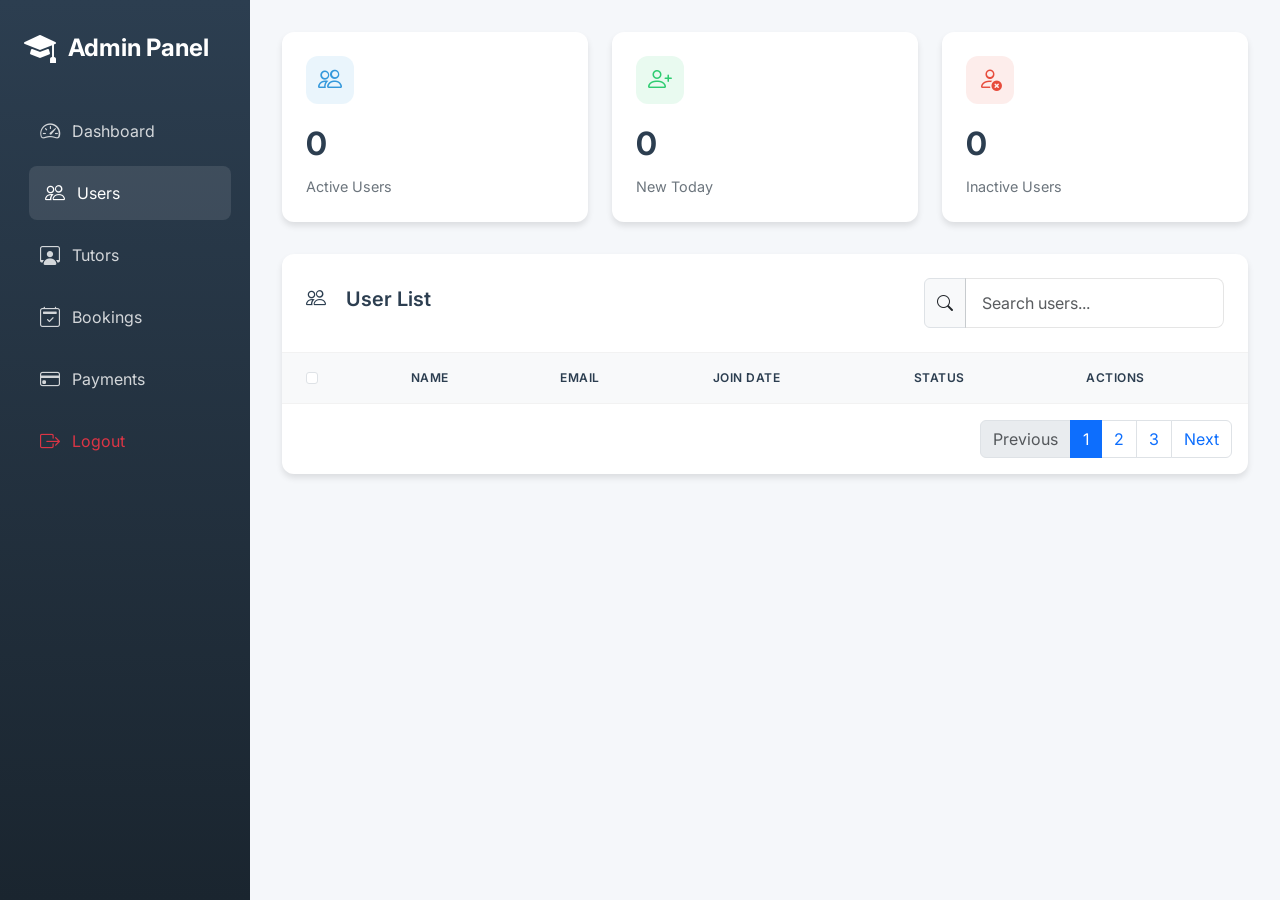
<file: target/classes/static/admin-users.html>
<!DOCTYPE html>
<html lang="en">
<head>
    <meta charset="UTF-8">
    <meta name="viewport" content="width=device-width, initial-scale=1.0">
    <title>User Management - Admin Dashboard</title>
    <link href="https://cdn.jsdelivr.net/npm/bootstrap@5.1.3/dist/css/bootstrap.min.css" rel="stylesheet">
    <link href="https://cdn.jsdelivr.net/npm/bootstrap-icons@1.7.2/font/bootstrap-icons.css" rel="stylesheet">
    <link href="https://fonts.googleapis.com/css2?family=Inter:wght@400;500;600;700&display=swap" rel="stylesheet">
    <link href="css/admin.css" rel="stylesheet">
</head>
<body>
    <!-- Sidebar -->
    <nav class="admin-sidebar">
        <div class="sidebar-brand">
            <i class="bi bi-mortarboard-fill"></i>
            Admin Panel
        </div>
        
        <ul class="sidebar-menu">
            <li class="menu-item">
                <a href="admin-dashboard.html" class="menu-link">
                    <i class="bi bi-speedometer2"></i>
                    Dashboard
                </a>
            </li>
            <li class="menu-item">
                <a href="admin-users.html" class="menu-link active">
                    <i class="bi bi-people"></i>
                    Users
                </a>
            </li>
            <li class="menu-item">
                <a href="admin-tutors.html" class="menu-link">
                    <i class="bi bi-person-workspace"></i>
                    Tutors
                </a>
            </li>
            <li class="menu-item">
                <a href="admin-bookings.html" class="menu-link">
                    <i class="bi bi-calendar2-check"></i>
                    Bookings
                </a>
            </li>
            <li class="menu-item">
                <a href="admin-payments.html" class="menu-link">
                    <i class="bi bi-credit-card"></i>
                    Payments
                </a>
            </li>
            <li class="menu-item mt-auto">
                <a href="#" class="menu-link text-danger" onclick="logoutAdmin()">
                    <i class="bi bi-box-arrow-right"></i>
                    Logout
                </a>
            </li>
        </ul>
    </nav>

    <!-- Main Content -->
    <main class="admin-main">


        <!-- User Stats -->
        <div class="stats-grid">
            <div class="stat-card">
                <div class="stat-icon users">
                    <i class="bi bi-people"></i>
                </div>
                <div class="stat-value" id="totalActiveUsers">0</div>
                <div class="stat-label">Active Users</div>
            </div>
            <div class="stat-card">
                <div class="stat-icon users" style="background: rgba(46, 204, 113, 0.1); color: #2ECC71;">
                    <i class="bi bi-person-plus"></i>
                </div>
                <div class="stat-value" id="newUsersToday">0</div>
                <div class="stat-label">New Today</div>
            </div>
            <div class="stat-card">
                <div class="stat-icon users" style="background: rgba(231, 76, 60, 0.1); color: #E74C3C;">
                    <i class="bi bi-person-x"></i>
                </div>
                <div class="stat-value" id="inactiveUsers">0</div>
                <div class="stat-label">Inactive Users</div>
            </div>
        </div>

        <!-- Users Table -->
        <div class="data-grid">
            <div class="grid-header">
                <h2 class="grid-title">
                    <i class="bi bi-people me-2"></i>
                    User List
                </h2>
                <div class="grid-actions">
                    <div class="input-group" style="width: 300px;">
                        <span class="input-group-text">
                            <i class="bi bi-search"></i>
                        </span>
                        <input type="text" class="form-control" placeholder="Search users..." id="searchUsers">
                    </div>

                </div>
            </div>
            <div class="table-responsive">
                <table class="grid-table">
                    <thead>
                        <tr>
                            <th>
                                <input type="checkbox" class="form-check-input" id="selectAllUsers">
                            </th>
                            <th>Name</th>
                            <th>Email</th>
                            <th>Join Date</th>
                            <th>Status</th>
                            <th>Actions</th>
                        </tr>
                    </thead>
                    <tbody id="usersTableBody">
                        <!-- Users will be loaded here -->
                    </tbody>
                </table>
            </div>
            <div class="grid-footer p-3">
                <nav aria-label="Users pagination">
                    <ul class="pagination justify-content-end mb-0">
                        <li class="page-item disabled">
                            <a class="page-link" href="#" tabindex="-1">Previous</a>
                        </li>
                        <li class="page-item active"><a class="page-link" href="#">1</a></li>
                        <li class="page-item"><a class="page-link" href="#">2</a></li>
                        <li class="page-item"><a class="page-link" href="#">3</a></li>
                        <li class="page-item">
                            <a class="page-link" href="#">Next</a>
                        </li>
                    </ul>
                </nav>
            </div>
        </div>
    </main>

    <!-- Add User Modal -->
    <div class="modal fade" id="addUserModal" tabindex="-1">
        <div class="modal-dialog">
            <div class="modal-content">
                <div class="modal-header">
                    <h5 class="modal-title">
                        <i class="bi bi-person-plus me-2"></i>
                        Add New User
                    </h5>
                    <button type="button" class="btn-close" data-bs-dismiss="modal"></button>
                </div>
                <div class="modal-body">
                    <form id="addUserForm">
                        <div class="form-group mb-3">
                            <label class="form-label">Full Name</label>
                            <input type="text" class="form-control" name="fullName" required>
                        </div>
                        <div class="form-group mb-3">
                            <label class="form-label">Email</label>
                            <input type="email" class="form-control" name="email" required>
                        </div>
                        <div class="form-group mb-3">
                            <label class="form-label">Password</label>
                            <input type="password" class="form-control" name="password" required>
                        </div>
                        <div class="form-group mb-3">
                            <label class="form-label">User Type</label>
                            <select class="form-control" name="userType" required>
                                <option value="student">Student</option>
                                <option value="parent">Parent</option>
                            </select>
                        </div>
                    </form>
                </div>
                <div class="modal-footer">
                    <button type="button" class="btn btn-light" data-bs-dismiss="modal">Cancel</button>
                    <button type="button" class="btn btn-primary" onclick="addUser()">Add User</button>
                </div>
            </div>
        </div>
    </div>

    <script src="https://cdn.jsdelivr.net/npm/bootstrap@5.1.3/dist/js/bootstrap.bundle.min.js"></script>
    <script src="js/admin.js"></script>
    <script src="js/admin-users.js"></script>
</body>
</html>
</file>
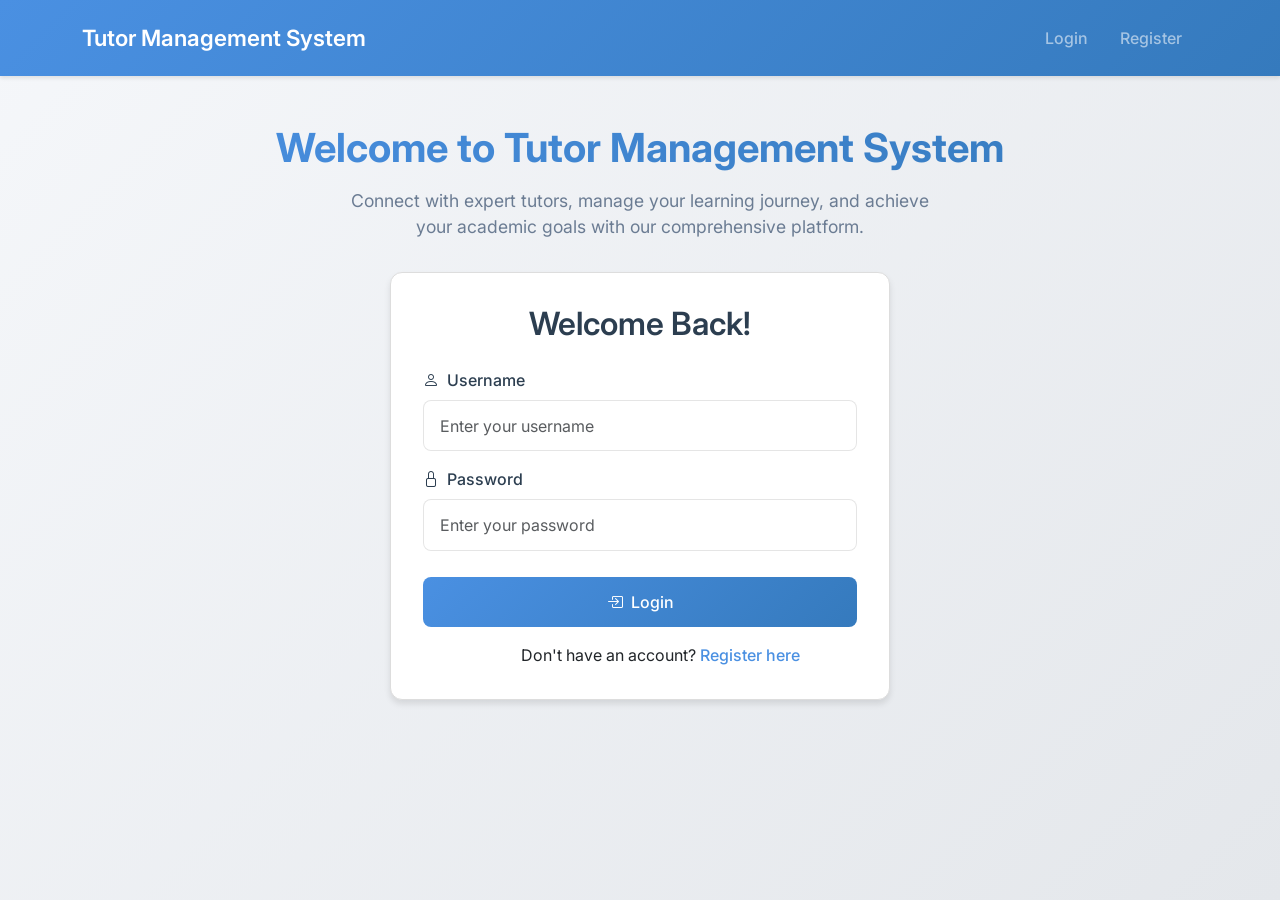
<file: target/classes/static/payments.html>
<!DOCTYPE html>
<html lang="en">
<head>
    <meta charset="UTF-8">
    <meta name="viewport" content="width=device-width, initial-scale=1.0">
    <title>Payment Dashboard</title>
    <link href="https://cdn.jsdelivr.net/npm/bootstrap@5.1.3/dist/css/bootstrap.min.css" rel="stylesheet">
    <link href="https://cdn.jsdelivr.net/npm/bootstrap-icons@1.7.2/font/bootstrap-icons.css" rel="stylesheet">
    <link href="https://fonts.googleapis.com/css2?family=Inter:wght@400;500;600;700&display=swap" rel="stylesheet">
    <link href="css/styles.css" rel="stylesheet">
    <link href="css/payments.css" rel="stylesheet">
</head>
<body>
    <nav class="navbar navbar-expand-lg navbar-dark bg-primary">
        <div class="container">
            <a class="navbar-brand" href="student-dashboard.html">Student Dashboard</a>
            <button class="navbar-toggler" type="button" data-bs-toggle="collapse" data-bs-target="#navbarNav">
                <span class="navbar-toggler-icon"></span>
            </button>
            <div class="collapse navbar-collapse" id="navbarNav">
                <ul class="navbar-nav ms-auto">
                    <li class="nav-item">
                        <a class="nav-link" href="student-dashboard.html">Dashboard</a>
                    </li>
                    <li class="nav-item">
                        <a class="nav-link" href="reviews.html">Reviews</a>
                    </li>
                    <li class="nav-item">
                        <a class="nav-link active" href="payments.html">Payments</a>
                    </li>
                    <li class="nav-item">
                        <a class="nav-link" href="#" onclick="logout()">Logout</a>
                    </li>
                </ul>
            </div>
        </div>
    </nav>

    <div class="container mt-5">
        <!-- Payment Summary Cards -->
        <div class="row g-4 mb-4 animate-fade-in-up">
            <div class="col-md-4">
                <div class="card summary-card total-paid text-white">
                    <div class="card-body">
                        <div class="d-flex justify-content-between align-items-start">
                            <div>
                                <h5 class="card-title">Total Paid</h5>
                                <h2 class="card-text" id="totalPaid">$0.00</h2>
                            </div>
                            <i class="bi bi-credit-card icon"></i>
                        </div>
                    </div>
                </div>
            </div>
            <div class="col-md-4">
                <div class="card summary-card pending text-white">
                    <div class="card-body">
                        <div class="d-flex justify-content-between align-items-start">
                            <div>
                                <h5 class="card-title">Pending Payments</h5>
                                <h2 class="card-text" id="pendingPayments">$0.00</h2>
                            </div>
                            <i class="bi bi-hourglass-split icon"></i>
                        </div>
                    </div>
                </div>
            </div>
            <div class="col-md-4">
                <div class="card summary-card sessions text-white">
                    <div class="card-body">
                        <div class="d-flex justify-content-between align-items-start">
                            <div>
                                <h5 class="card-title">Total Sessions</h5>
                                <h2 class="card-text" id="totalSessions">0</h2>
                            </div>
                            <i class="bi bi-calendar2-check icon"></i>
                        </div>
                    </div>
                </div>
            </div>
        </div>

        <!-- Payment History -->
        <div class="card history-card animate-fade-in-up">
            <div class="card-header d-flex justify-content-between align-items-center">
                <h4 class="mb-0">Payment History</h4>
                <button class="btn btn-primary" onclick="showMakePaymentModal()">
                    <i class="bi bi-plus-circle me-2"></i> Make Payment
                </button>
            </div>
            <div class="card-body">
                <div class="table-responsive">
                    <table class="table">
                        <thead>
                            <tr>
                                <th>Date</th>
                                <th>Tutor</th>
                                <th>Amount</th>
                                <th>Status</th>
                                <th>Method</th>
                                <th>Actions</th>
                            </tr>
                        </thead>
                        <tbody id="paymentHistoryTable">
                            <!-- Payments will be loaded here -->
                        </tbody>
                    </table>
                </div>
            </div>
        </div>
    </div>

    <!-- Make Payment Modal -->
    <div class="modal fade" id="makePaymentModal" tabindex="-1">
        <div class="modal-dialog">
            <div class="modal-content">
                <div class="modal-header">
                    <h5 class="modal-title">
                        <i class="bi bi-credit-card me-2"></i>
                        Make Payment
                    </h5>
                    <button type="button" class="btn-close" data-bs-dismiss="modal"></button>
                </div>
                <div class="modal-body">
                    <form id="paymentForm" onsubmit="submitPayment(event)">
                        <div class="mb-3">
                            <label class="form-label">Select Session</label>
                            <select class="form-select" id="sessionSelect" required>
                                <option value="">Choose a session...</option>
                            </select>
                        </div>

                        <div class="mb-3">
                            <label class="form-label">Amount</label>
                            <div class="input-group">
                                <span class="input-group-text">$</span>
                                <input type="number" class="form-control" id="paymentAmount" required min="0" step="0.01">
                            </div>
                        </div>

                        <div class="mb-3">
                            <label class="form-label">Payment Method</label>
                            <select class="form-select" id="paymentMethod" required>
                                <option value="">Choose payment method...</option>
                                <option value="CREDIT_CARD">Credit Card</option>
                                <option value="DEBIT_CARD">Debit Card</option>
                                <option value="BANK_TRANSFER">Bank Transfer</option>
                                <option value="PAYPAL">PayPal</option>
                            </select>
                        </div>

                        <div class="text-end">
                            <button type="button" class="btn btn-secondary" data-bs-dismiss="modal">Cancel</button>
                            <button type="submit" class="btn btn-primary">Make Payment</button>
                        </div>
                    </form>
                </div>
            </div>
        </div>
    </div>

    <script src="https://cdn.jsdelivr.net/npm/bootstrap@5.1.3/dist/js/bootstrap.bundle.min.js"></script>
    <script src="js/payments.js"></script>
</body>
</html>
</file>
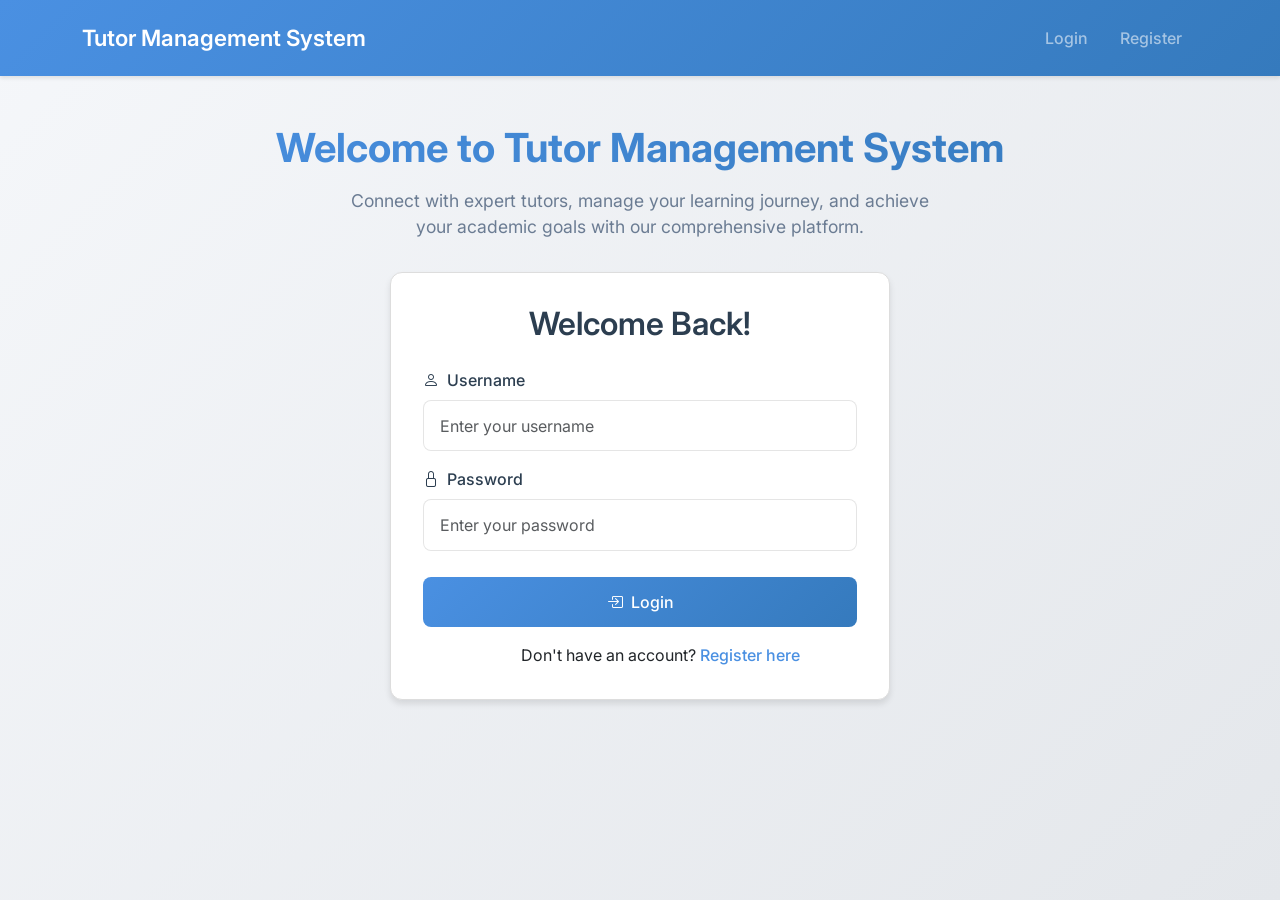
<file: target/classes/static/reviews.html>
<!DOCTYPE html>
<html lang="en">
<head>
    <meta charset="UTF-8">
    <meta name="viewport" content="width=device-width, initial-scale=1.0">
    <title>Tutor Reviews</title>
    <link href="https://cdn.jsdelivr.net/npm/bootstrap@5.1.3/dist/css/bootstrap.min.css" rel="stylesheet">
    <link href="https://cdn.jsdelivr.net/npm/bootstrap-icons@1.7.2/font/bootstrap-icons.css" rel="stylesheet">
    <link href="https://fonts.googleapis.com/css2?family=Inter:wght@400;500;600;700&display=swap" rel="stylesheet">
    <link href="css/styles.css" rel="stylesheet">
    <link href="css/reviews.css" rel="stylesheet">
</head>
<body>
<nav class="navbar navbar-expand-lg navbar-dark bg-primary">
    <div class="container">
        <a class="navbar-brand" href="student-dashboard.html">Student Dashboard</a>
        <button class="navbar-toggler" type="button" data-bs-toggle="collapse" data-bs-target="#navbarNav">
            <span class="navbar-toggler-icon"></span>
        </button>
        <div class="collapse navbar-collapse" id="navbarNav">
            <ul class="navbar-nav ms-auto">
                <li class="nav-item">
                    <a class="nav-link" href="student-dashboard.html">Dashboard</a>
                </li>
                <li class="nav-item">
                    <a class="nav-link active" href="reviews.html">Reviews</a>
                </li>
                <li class="nav-item">
                    <a class="nav-link" href="#" onclick="logout()">Logout</a>
                </li>
            </ul>
        </div>
    </div>
</nav>

<div class="container mt-5">
    <div class="row">
        <div class="col-md-12">
            <div class="d-flex justify-content-between align-items-center mb-4">
                <div>
                    <h2 class="mb-0">Tutor Reviews</h2>
                    <p class="text-muted mb-0">Share your learning experience</p>
                </div>
                <div class="d-flex gap-3 align-items-center">
                    <button class="btn btn-primary" onclick="showWriteReviewModal()">
                        <i class="bi bi-plus-circle me-2"></i> Write Review
                    </button>
                    <div class="filter-buttons">
                        <button class="btn btn-outline-primary active" onclick="showAllReviews()">All Reviews</button>
                        <button class="btn btn-outline-primary" onclick="showMyReviews()">My Reviews</button>
                    </div>
                </div>
            </div>

            <!-- Review Stats -->
            <div class="review-stats mb-4">
                <div class="stat-item">
                    <div class="stat-value">4.8</div>
                    <div class="stat-label">Average Rating</div>
                </div>
                <div class="stat-item">
                    <div class="stat-value">127</div>
                    <div class="stat-label">Total Reviews</div>
                </div>
                <div class="stat-item">
                    <div class="stat-value">98%</div>
                    <div class="stat-label">Positive Feedback</div>
                </div>
            </div>

            <!-- Reviews List -->
            <div id="reviewsList" class="review-cards">
                <!-- Reviews will be loaded here -->
            </div>
        </div>
    </div>
</div>

<!-- Write Review Modal -->
<div class="modal fade" id="writeReviewModal" tabindex="-1">
    <div class="modal-dialog">
        <div class="modal-content">
            <div class="modal-header">
                <h5 class="modal-title">Write a Review</h5>
                <button type="button" class="btn-close" data-bs-dismiss="modal"></button>
            </div>
            <div class="modal-body">
                <form id="reviewForm" onsubmit="submitReview(event)">
                    <div class="mb-3">
                        <label class="form-label">Select Tutor</label>
                        <select class="form-select" id="tutorSelect" required>
                            <option value="">Choose a tutor...</option>
                        </select>
                    </div>
                    
                    <div class="mb-3">
                        <label class="form-label">Rating</label>
                        <div class="rating">
                            <input type="radio" id="star5" name="rating" value="5" required>
                            <label for="star5">★</label>
                            <input type="radio" id="star4" name="rating" value="4">
                            <label for="star4">★</label>
                            <input type="radio" id="star3" name="rating" value="3">
                            <label for="star3">★</label>
                            <input type="radio" id="star2" name="rating" value="2">
                            <label for="star2">★</label>
                            <input type="radio" id="star1" name="rating" value="1">
                            <label for="star1">★</label>
                        </div>
                    </div>

                    <div class="mb-3">
                        <label for="reviewComment" class="form-label">Your Review</label>
                        <textarea class="form-control" id="reviewComment" rows="4" required
                            placeholder="Write your review here..."></textarea>
                    </div>

                    <div class="mb-3 form-check">
                        <input type="checkbox" class="form-check-input" id="reviewAnonymous">
                        <label class="form-check-label" for="reviewAnonymous">Submit Anonymously</label>
                    </div>

                    <input type="hidden" id="reviewTutorId">
                    <input type="hidden" id="reviewBookingId">

                    <div class="text-end">
                        <button type="button" class="btn btn-secondary" data-bs-dismiss="modal">Cancel</button>
                        <button type="submit" class="btn btn-primary">Submit Review</button>
                    </div>
                </form>
            </div>
        </div>
    </div>
</div>

<!-- Edit Review Modal -->
<div class="modal fade" id="editReviewModal" tabindex="-1">
    <div class="modal-dialog">
        <div class="modal-content">
            <div class="modal-header">
                <h5 class="modal-title">Edit Review</h5>
                <button type="button" class="btn-close" data-bs-dismiss="modal"></button>
            </div>
            <div class="modal-body">
                <form id="editReviewForm" onsubmit="updateReview(event)">
                    <div class="mb-3">
                        <label class="form-label">Rating</label>
                        <div class="rating">
                            <input type="radio" id="editStar5" name="editRating" value="5" required>
                            <label for="editStar5">★</label>
                            <input type="radio" id="editStar4" name="editRating" value="4">
                            <label for="editStar4">★</label>
                            <input type="radio" id="editStar3" name="editRating" value="3">
                            <label for="editStar3">★</label>
                            <input type="radio" id="editStar2" name="editRating" value="2">
                            <label for="editStar2">★</label>
                            <input type="radio" id="editStar1" name="editRating" value="1">
                            <label for="editStar1">★</label>
                        </div>
                    </div>

                    <div class="mb-3">
                        <label for="editReviewComment" class="form-label">Your Review</label>
                        <textarea class="form-control" id="editReviewComment" rows="4" required></textarea>
                    </div>

                    <div class="mb-3 form-check">
                        <input type="checkbox" class="form-check-input" id="editReviewAnonymous">
                        <label class="form-check-label" for="editReviewAnonymous">Submit Anonymously</label>
                    </div>

                    <input type="hidden" id="editReviewId">

                    <div class="text-end">
                        <button type="button" class="btn btn-secondary" data-bs-dismiss="modal">Cancel</button>
                        <button type="submit" class="btn btn-primary">Update Review</button>
                    </div>
                </form>
            </div>
        </div>
    </div>
</div>

<script src="https://cdn.jsdelivr.net/npm/bootstrap@5.1.3/dist/js/bootstrap.bundle.min.js"></script>
<script src="js/reviews.js"></script>
</body>
</html>
</file>
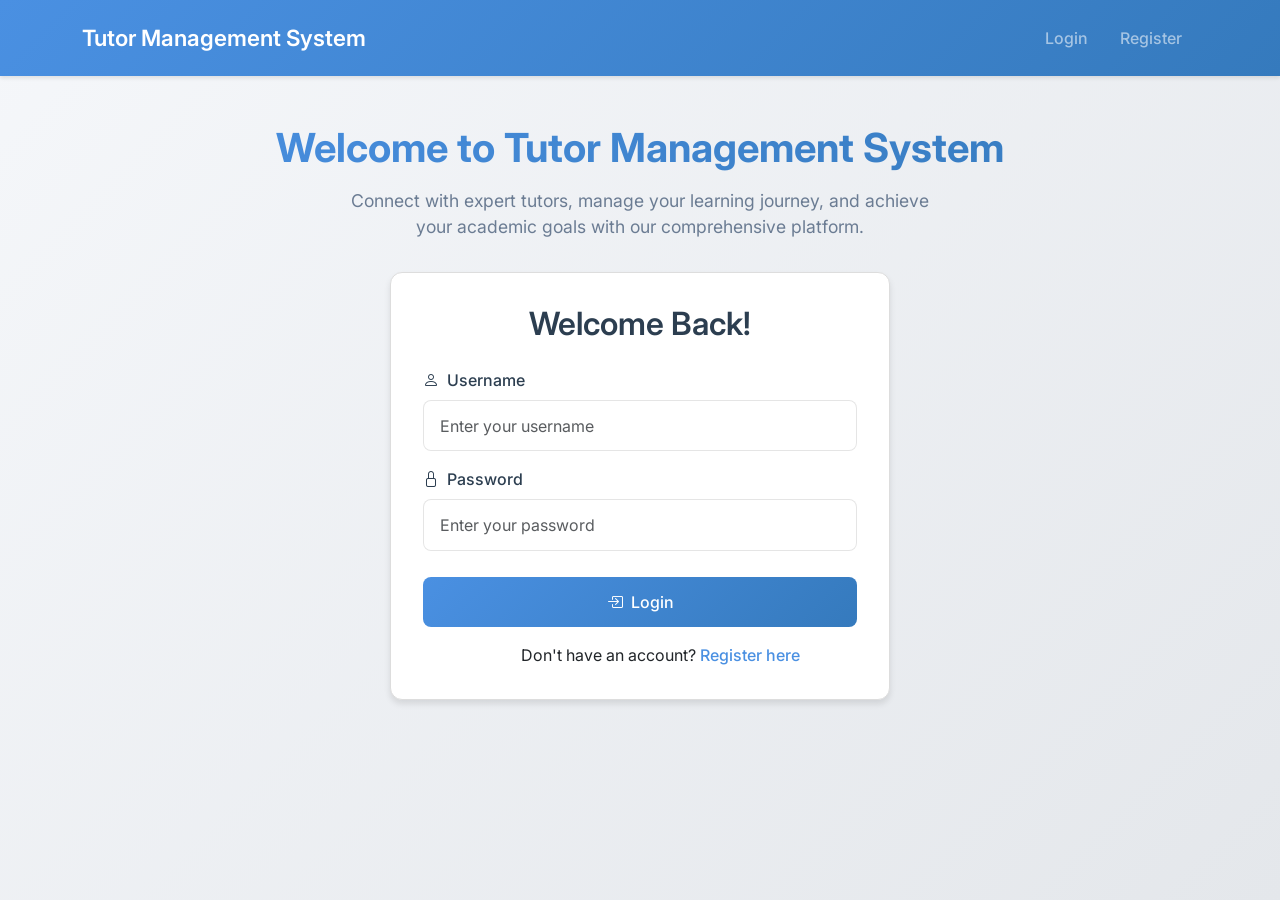
<file: target/classes/static/student-dashboard.html>
<!DOCTYPE html>
<html lang="en">
<head>
    <meta charset="UTF-8">
    <meta name="viewport" content="width=device-width, initial-scale=1.0">
    <title>Student Dashboard</title>
    <link href="https://cdn.jsdelivr.net/npm/bootstrap@5.1.3/dist/css/bootstrap.min.css" rel="stylesheet">
    <link href="https://cdn.jsdelivr.net/npm/bootstrap-icons@1.7.2/font/bootstrap-icons.css" rel="stylesheet">
    <link href="https://fonts.googleapis.com/css2?family=Inter:wght@400;500;600;700&display=swap" rel="stylesheet">
    <link href="css/styles.css" rel="stylesheet">
    <link href="css/student-dashboard.css" rel="stylesheet">
</head>
<body>
<nav class="navbar navbar-expand-lg navbar-dark bg-primary">
    <div class="container">
        <a class="navbar-brand" href="#">Student Dashboard</a>
        <button class="navbar-toggler" type="button" data-bs-toggle="collapse" data-bs-target="#navbarNav">
            <span class="navbar-toggler-icon"></span>
        </button>
        <div class="collapse navbar-collapse" id="navbarNav">
            <ul class="navbar-nav ms-auto">
                <li class="nav-item">
                    <a class="nav-link active" href="student-dashboard.html">Dashboard</a>
                </li>
                <li class="nav-item">
                    <a class="nav-link" href="reviews.html">Reviews</a>
                </li>
                <li class="nav-item">
                    <a class="nav-link" href="payments.html">Payments</a>
                </li>
                <li class="nav-item">
                    <a class="nav-link" href="#" onclick="logout()">Logout</a>
                </li>
            </ul>
        </div>
    </div>
</nav>

<div class="container mt-5">
    <div class="row">
        <!-- Welcome Banner -->
        <div class="col-12 mb-4 animate-fade-in-up">
            <div class="card welcome-banner text-white">
                <div class="card-body d-flex align-items-center">
                    <div class="me-4">
                        <i class="bi bi-mortarboard-fill"></i>
                    </div>
                    <div>
                        <h2 class="card-title mb-1 fw-bold">Welcome back, <span id="welcomeName">Student</span>! 👋</h2>
                        <p class="mb-0 opacity-75">Track your learning journey and manage your upcoming sessions</p>
                    </div>
                </div>
            </div>
        </div>

        <!-- Quick Stats -->
        <div class="col-12 mb-4">
            <div class="row g-3">
                <div class="col-md-3">
                    <div class="card stat-card payments text-white h-100">
                        <div class="card-body">
                            <div class="d-flex justify-content-between align-items-center">
                                <div>
                                    <h6 class="card-title">Pending Payments</h6>
                                    <h3 class="card-text mb-0" id="dashboardPendingPayments">$0.00</h3>
                                </div>
                                <i class="bi bi-cash-stack icon"></i>
                            </div>
                            <a href="payments.html" class="text-white text-decoration-none small-text mt-2 d-block">
                                <span class="me-1">View Details</span>
                                <i class="bi bi-arrow-right"></i>
                            </a>
                        </div>
                    </div>
                </div>
                <div class="col-md-3">
                    <div class="card stat-card sessions text-white h-100">
                        <div class="card-body">
                            <div class="d-flex justify-content-between align-items-center">
                                <div>
                                    <h6 class="card-title">Total Sessions</h6>
                                    <h3 class="card-text mb-0" id="totalSessions">0</h3>
                                </div>
                                <i class="bi bi-calendar2-check icon"></i>
                            </div>
                            <small class="small-text" id="completedSessions">0 completed</small>
                        </div>
                    </div>
                </div>
                <div class="col-md-3">
                    <div class="card stat-card upcoming text-white h-100">
                        <div class="card-body">
                            <div class="d-flex justify-content-between align-items-center">
                                <div>
                                    <h6 class="card-title">Next Session</h6>
                                    <h3 class="card-text mb-0" id="nextSessionTime">--:--</h3>
                                </div>
                                <i class="bi bi-clock icon"></i>
                            </div>
                            <small class="small-text" id="nextSessionTutor">No upcoming sessions</small>
                        </div>
                    </div>
                </div>
                <div class="col-md-3">
                    <div class="card stat-card reviews text-white h-100">
                        <div class="card-body">
                            <div class="d-flex justify-content-between align-items-center">
                                <div>
                                    <h6 class="card-title">My Reviews</h6>
                                    <h3 class="card-text mb-0" id="totalReviews">0</h3>
                                </div>
                                <i class="bi bi-star icon"></i>
                            </div>
                            <a href="reviews.html" class="text-white text-decoration-none small-text mt-2 d-block">
                                <span class="me-1">View All</span>
                                <i class="bi bi-arrow-right"></i>
                            </a>
                        </div>
                    </div>
                </div>
            </div>
        </div>

        <!-- Main Content -->
        <div class="col-md-4">
            <!-- Profile Card -->
            <div class="card profile-card mb-4">
                <div class="card-body">
                    <div class="d-flex justify-content-between align-items-center mb-4">
                        <h5 class="card-title mb-0 fw-bold">My Profile</h5>
                        <button class="btn btn-sm btn-outline-primary" onclick="showEditProfile()">
                            <i class="bi bi-pencil me-1"></i> Edit Profile
                        </button>
                    </div>
                    <div id="profileInfo">
                        <div class="d-flex justify-content-center mb-4">
                            <div class="position-relative">
                                <div class="profile-image">
                                    <i class="bi bi-person-fill"></i>
                                </div>
                                <span class="profile-status">
                                    <span class="visually-hidden">Active</span>
                                </span>
                            </div>
                        </div>
                        <div class="profile-details">
                            <div class="mb-3">
                                <label class="form-label text-muted small">Full Name</label>
                                <p class="mb-0 fw-bold" id="userName">Loading...</p>
                            </div>
<!--                            <div class="mb-3">-->
<!--                                <label class="form-label text-muted small">Email Address</label>-->
<!--                                <p class="mb-0" id="userEmail">Loading...</p>-->
<!--                            </div>-->
                            <div class="mb-3">
                                <label class="form-label text-muted small">Phone Number</label>
                                <p class="mb-0" id="userPhone">Loading...</p>
                            </div>
                            <div class="d-flex gap-2">
                                <span class="badge bg-primary">Student</span>
                                <span class="badge bg-success">Active</span>
                            </div>
                        </div>
                    </div>
                </div>
            </div>
        </div>
        <div class="col-md-8">
            <!-- Quick Actions -->
            <div class="card mb-4 shadow-sm">
                <div class="card-body">
                    <h5 class="card-title mb-3">Quick Actions</h5>
                    <div class="row g-3">
                        <div class="col-sm-6">
                            <button class="btn btn-primary w-100 d-flex align-items-center justify-content-center gap-2" onclick="showBookingForm()">
                                <i class="bi bi-calendar-plus"></i> Book New Session
                            </button>
                        </div>
                        <div class="col-sm-6">
                            <button class="btn btn-info w-100 d-flex align-items-center justify-content-center gap-2" onclick="showTutors()">
                                <i class="bi bi-people"></i> View Tutors
                            </button>
                        </div>
                        <div class="col-sm-6">
                            <a href="payments.html" class="btn btn-success w-100 d-flex align-items-center justify-content-center gap-2">
                                <i class="bi bi-credit-card"></i> Make Payment
                            </a>
                        </div>
                        <div class="col-sm-6">
                            <button class="btn btn-warning w-100 d-flex align-items-center justify-content-center gap-2" onclick="showPastSessions()">
                                <i class="bi bi-clock-history"></i> Past Sessions
                            </button>
                        </div>
                    </div>
                </div>
            </div>

            <!-- Booking Form -->
            <div class="card mb-4 shadow-sm" id="bookingFormCard" style="display: none;">
                <div class="card-body">
                    <div class="d-flex justify-content-between align-items-center mb-3">
                        <h5 class="card-title mb-0">Book New Session</h5>
                        <button class="btn btn-sm btn-outline-secondary" onclick="hideBookingForm()">
                            <i class="bi bi-x-lg"></i>
                        </button>
                    </div>
                    <form id="bookingForm">
                        <div class="mb-3">
                            <label for="tutorSelect" class="form-label">Select Tutor</label>
                            <select class="form-select" id="tutorSelect" required>
                                <option value="">Choose a tutor...</option>
                            </select>
                        </div>
                        <div class="mb-3">
                            <label for="bookingDate" class="form-label">Date</label>
                            <input type="date" class="form-control" id="bookingDate" required>
                        </div>
                        <div class="mb-3">
                            <label for="bookingTime" class="form-label">Time</label>
                            <input type="time" class="form-control" id="bookingTime" required>
                        </div>
                        <div id="tutorAvailability" class="mb-3 d-none">
                            <h6>Tutor Availability</h6>
                            <pre class="bg-light p-3 rounded"></pre>
                        </div>
                        <div class="d-flex justify-content-between">
                            <button type="button" class="btn btn-secondary" onclick="hideBookingForm(),loadBookings()">Cancel</button>
                            <button type="button" class="btn btn-primary" onclick="createBooking(),loadBookings()">Confirm Booking
                            </button>
                        </div>
                    </form>
                </div>
            </div>

<!--            <div class="card mb-4">-->
<!--                <div class="card-body">-->
<!--                    <div class="d-flex justify-content-between align-items-center mb-3">-->
<!--                        <div>-->
<!--                            <button class="btn btn-primary me-2" onclick="showBookingForm(),loadTutors()">-->
<!--                                <i class="bi bi-plus-circle"></i> Book New Session-->
<!--                            </button>-->
<!--                            <a href="payments.html" class="btn btn-sm btn-success">-->
<!--                                <i class="bi bi-credit-card"></i> Pay-->
<!--                            </a>-->
<!--                        </div>-->
<!--                        <button class="btn btn-info" onclick="loadBookings()">-->
<!--                            <i class="bi bi-clock-history"></i> View Bookings-->
<!--                        </button>-->
<!--                    </div>-->
<!--                </div>-->
<!--            </div>-->

            <!-- Tutors Card -->
            <div class="card mb-4" id="tutorsCard" style="display: none;">
                <div class="card-body">
                    <div class="d-flex justify-content-between align-items-center mb-3">
                        <h5 class="card-title mb-0">Available Tutors</h5>
                        <button class="btn btn-sm btn-outline-secondary" onclick="document.getElementById('tutorsCard').style.display = 'none';">
                            <i class="bi bi-x-lg"></i>
                        </button>
                    </div>
                    <div id="tutorsList">
                        <!-- Tutors will be loaded here in a grid layout -->
                    </div>
                </div>
            </div>

            <div class="card mb-4" id="pastSessionsCard" style="display: none;">
                <div class="card-body">
                    <div class="d-flex justify-content-between align-items-center mb-3">
                        <h5 class="card-title mb-0">Past Sessions</h5>
                        <button class="btn btn-sm btn-outline-secondary" onclick="document.getElementById('pastSessionsCard').style.display = 'none';">
                            <i class="bi bi-x-lg"></i>
                        </button>
                    </div>
                    <div id="pastBookings">
                        <!-- Past sessions will be loaded here in a grid layout -->
                    </div>
                </div>
            </div>

            <!-- Review Modal -->
            <div class="modal fade" id="reviewModal" tabindex="-1">
                <div class="modal-dialog">
                    <div class="modal-content">
                        <div class="modal-header">
                            <h5 class="modal-title">Write a Review</h5>
                            <button type="button" class="btn-close" data-bs-dismiss="modal"></button>
                        </div>
                        <div class="modal-body">
                            <form id="reviewForm">
                                <input type="hidden" id="reviewTutorId">
                                <input type="hidden" id="reviewBookingId">
                                <div class="mb-3">
                                    <label class="form-label">Rating</label>
                                    <div class="rating">
                                        <input type="radio" name="rating" value="5" id="rating5"><label for="rating5">☆</label>
                                        <input type="radio" name="rating" value="4" id="rating4"><label for="rating4">☆</label>
                                        <input type="radio" name="rating" value="3" id="rating3"><label for="rating3">☆</label>
                                        <input type="radio" name="rating" value="2" id="rating2"><label for="rating2">☆</label>
                                        <input type="radio" name="rating" value="1" id="rating1"><label for="rating1">☆</label>
                                    </div>
                                </div>
                                <div class="mb-3">
                                    <label for="reviewComment" class="form-label">Comment</label>
                                    <textarea class="form-control" id="reviewComment" rows="3" required></textarea>
                                </div>
                                <div class="form-check mb-3">
                                    <input class="form-check-input" type="checkbox" id="reviewAnonymous">
                                    <label class="form-check-label" for="reviewAnonymous">
                                        Submit anonymously
                                    </label>
                                </div>
                            </form>
                        </div>
                        <div class="modal-footer">
                            <button type="button" class="btn btn-secondary" data-bs-dismiss="modal">Cancel</button>
                            <button type="button" class="btn btn-primary" onclick="submitReview()">Submit Review</button>
                        </div>
                    </div>
                </div>
            </div>
        </div>
    </div>
</div>

<!-- Edit Profile Modal -->
<div class="modal fade" id="editProfileModal" tabindex="-1">
    <div class="modal-dialog">
        <div class="modal-content">
            <div class="modal-header">
                <h5 class="modal-title">Edit Profile</h5>
                <button type="button" class="btn-close" data-bs-dismiss="modal"></button>
            </div>
            <div class="modal-body">
                <form id="editProfileFormd">
                    <div class="mb-3">
                        <label for="editContact" class="form-label">Contact</label>
                        <input type="text" class="form-control" id="editContact" required>
                    </div>
                    <div class="mb-3">
                        <label for="editPassword" class="form-label">New Password (optional)</label>
                        <input type="password" class="form-control" id="editPassword">
                    </div>
                </form>
            </div>
            <div class="modal-footer">
                <button type="button" class="btn btn-secondary" data-bs-dismiss="modal">Close</button>
                <button type="button" class="btn btn-primary" onclick="saveProfile()">Save changes</button>
                <script src="https://cdn.jsdelivr.net/npm/bootstrap@5.1.3/dist/js/bootstrap.bundle.min.js"></script>
                <script src="js/student-dashboard.js"></script>
            </div>
        </div>
    </div>
</div>
<!-- Edit Profile Modal -->
    <div class="modal fade" id="editProfileModals" tabindex="-1">
        <div class="modal-dialog">
            <div class="modal-content">
                <div class="modal-header">
                    <h5 class="modal-title">Edit Profile</h5>
                    <button type="button" class="btn-close" data-bs-dismiss="modal"></button>
                </div>
                <div class="modal-body">
                    <form id="editProfileForm">
                        <div class="mb-3">
                            <label for="editName" class="form-label">Name</label>
                            <input type="text" class="form-control" id="editName" required>
                        </div>
                        <div class="mb-3">
                            <label for="editEmail" class="form-label">Email</label>
                            <input type="email" class="form-control" id="editEmail" required>
                        </div>
                        <div class="mb-3">
                            <label for="editPhone" class="form-label">Phone</label>
                            <input type="tel" class="form-control" id="editPhone">
                        </div>
                    </form>
                </div>
                <div class="modal-footer">
                    <button type="button" class="btn btn-secondary" data-bs-dismiss="modal">Cancel</button>
                    <button type="button" class="btn btn-primary" onclick="saveProfile()">Save Changes</button>
                </div>
            </div>
        </div>
    </div>
</body>
</html>
</file>
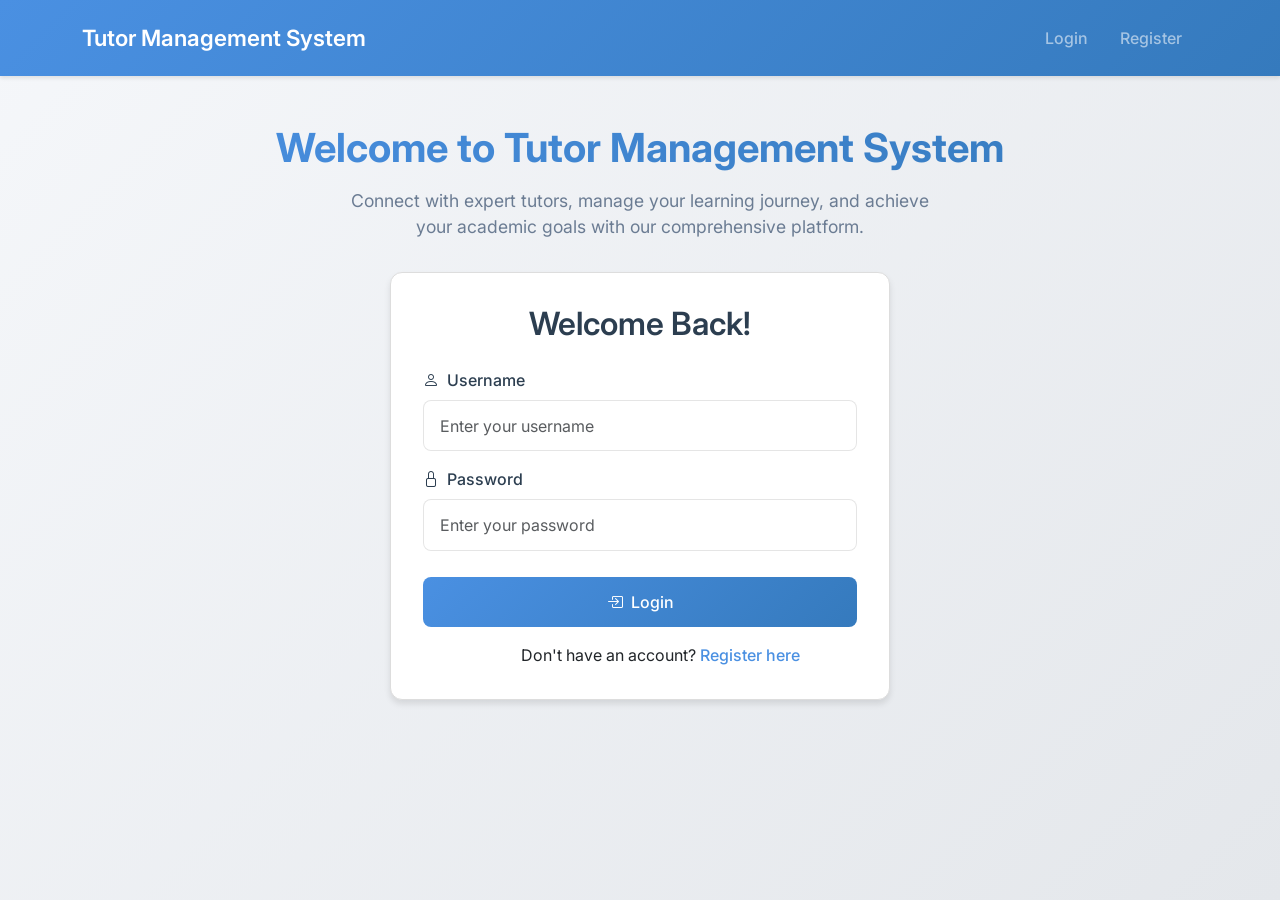
<file: target/classes/static/tutor-dashboard.html>
<!DOCTYPE html>
<html lang="en">
<head>
    <meta charset="UTF-8">
    <meta name="viewport" content="width=device-width, initial-scale=1.0">
    <title>Tutor Dashboard</title>
    <link href="https://cdn.jsdelivr.net/npm/bootstrap@5.1.3/dist/css/bootstrap.min.css" rel="stylesheet">
    <link href="https://cdn.jsdelivr.net/npm/bootstrap-icons@1.7.2/font/bootstrap-icons.css" rel="stylesheet">
    <link href="https://fonts.googleapis.com/css2?family=Inter:wght@400;500;600;700&display=swap" rel="stylesheet">
    <link href="css/styles.css" rel="stylesheet">
    <link href="css/tutor-dashboard.css" rel="stylesheet">
</head>
<body>
    <nav class="navbar navbar-expand-lg navbar-dark bg-primary">
        <div class="container">
            <a class="navbar-brand" href="#">Tutor Dashboard</a>
            <button class="navbar-toggler" type="button" data-bs-toggle="collapse" data-bs-target="#navbarNav">
                <span class="navbar-toggler-icon"></span>
            </button>
            <div class="collapse navbar-collapse" id="navbarNav">
                <ul class="navbar-nav ms-auto">
                    <li class="nav-item">
                        <a class="nav-link" href="view-sessions.html">View Sessions</a>
                    </li>
                    <li class="nav-item">
                        <a class="nav-link" href="#" onclick="logout()">Logout</a>
                    </li>
                </ul>
            </div>
        </div>
    </nav>

    <div class="container mt-5">
        <div class="row">
            <div class="col-md-4">
                <div class="card profile-card animate-fade-in-up">
                    <div class="card-body">
                        <h5 class="card-title mb-4">
                            <i class="bi bi-person-circle"></i>
                            Profile
                        </h5>
                        <div class="profile-image">
                            <i class="bi bi-person-fill"></i>
                        </div>
                        <div id="profileInfo" class="profile-info"></div>
                        <button class="btn btn-primary w-100" onclick="showEditProfile()">
                            <i class="bi bi-pencil me-2"></i>Edit Profile
                        </button>
                    </div>
                </div>
            </div>
            <div class="col-md-8">
                <div class="card content-card animate-fade-in-up">
                    <div class="card-body">
                        <h5 class="card-title mb-4">
                            <i class="bi bi-mortarboard-fill"></i>
                            Your Students
                        </h5>
                        <div id="studentsList" class="student-list"></div>
                    </div>
                </div>

                <div class="card content-card mt-4 animate-fade-in-up">
                    <div class="card-body">
                        <h5 class="card-title mb-4">
                            <i class="bi bi-people-fill"></i>
                            Available Tutors
                        </h5>
                        <div id="tutorsList" class="tutors-list"></div>
                    </div>
                </div>

                <div class="card content-card mt-4 animate-fade-in-up">
                    <div class="card-body">
                        <h5 class="card-title mb-4">
                            <i class="bi bi-person-badge-fill"></i>
                            Tutor Profile
                        </h5>
                        <div id="tutorProfileInfo">
                            <p class="text-muted">No tutor profile found.</p>
                            <button id="addProfileBtn" class="btn btn-success w-100" onclick="showTutorProfileModal()">
                                <i class="bi bi-plus-circle me-2"></i>Add Tutor Profile
                            </button>
                        </div>
                    </div>
                </div>
            </div>
        </div>
    </div>

    <!-- Edit Profile Modal -->
    <div class="modal fade" id="editProfileModal" tabindex="-1">
        <div class="modal-dialog">
            <div class="modal-content">
                <div class="modal-header">
                    <h5 class="modal-title">
                        <i class="bi bi-person-gear"></i>
                        Edit Profile
                    </h5>
                    <button type="button" class="btn-close" data-bs-dismiss="modal"></button>
                </div>
                <div class="modal-body">
                    <form id="editProfileForm">
                        <div class="mb-3">
                            <label for="editContact" class="form-label">Contact</label>
                            <input type="text" class="form-control" id="editContact" required>
                        </div>
                        <div class="mb-3">
                            <label for="editPassword" class="form-label">New Password (optional)</label>
                            <input type="password" class="form-control" id="editPassword">
                        </div>
                        <div class="mb-3" id="qualificationsField" style="display: none;">
                            <label for="editQualifications" class="form-label">Qualifications</label>
                            <input type="text" class="form-control" id="editQualifications">
                        </div>
                    </form>
                </div>
                <div class="modal-footer">
                    <button type="button" class="btn btn-secondary" data-bs-dismiss="modal">Close</button>
                    <button type="button" class="btn btn-primary" onclick="updateProfile()">Save changes</button>
                </div>
            </div>
        </div>
    </div>

    <!-- Tutor Profile Modal -->
    <div class="modal fade" id="tutorProfileModal" tabindex="-1">
        <div class="modal-dialog modal-lg">
            <div class="modal-content">
                <div class="modal-header">
                    <h5 class="modal-title" id="tutorProfileModalTitle">
                        <i class="bi bi-person-plus"></i>
                        Add Tutor Profile
                    </h5>
                    <button type="button" class="btn-close" data-bs-dismiss="modal"></button>
                </div>
                <div class="modal-body">
                    <form id="tutorProfileForm">
                        <div class="mb-3">
                            <label for="tutorName" class="form-label">Full Name</label>
                            <input type="text" class="form-control" id="tutorName" required>
                        </div>
                        <div class="mb-3">
                            <label for="tutorLocation" class="form-label">Location</label>
                            <input type="text" class="form-control" id="tutorLocation" required>
                        </div>
                        <div class="mb-3">
                            <label for="tutorSubjects" class="form-label">Subjects (separate with semicolons)</label>
                            <input type="text" class="form-control" id="tutorSubjects" placeholder="Math;Physics;Chemistry" required>
                        </div>
                        <div class="mb-3">
                            <label for="tutorExperience" class="form-label">Years of Experience</label>
                            <input type="number" class="form-control" id="tutorExperience" required min="0">
                        </div>
                        <div class="mb-3">
                            <label for="tutorAvailability" class="form-label">Weekly Availability</label>
                            <textarea class="form-control" id="tutorAvailability" rows="3" required
                                placeholder="Monday: 9AM-5PM&#10;Tuesday: 10AM-6PM"></textarea>
                        </div>
                        <div class="mb-3">
                            <label for="tutorSpecialization" class="form-label">Specialization</label>
                            <input type="text" class="form-control" id="tutorSpecialization" required>
                        </div>
                    </form>
                </div>
                <div class="modal-footer">
                    <button type="button" class="btn btn-secondary" data-bs-dismiss="modal">Close</button>
                    <button type="button" class="btn btn-primary" onclick="saveTutorProfile()">Save Profile</button>
                </div>
            </div>
        </div>
    </div>

    <script src="https://cdn.jsdelivr.net/npm/bootstrap@5.1.3/dist/js/bootstrap.bundle.min.js"></script>
    <script src="js/dashboard.js"></script>
    <script src="js/tutor-profile.js"></script>
</body>
</html>
</file>
<file: target/classes/static/css/styles.css>
.form-container {
    max-width: 500px;
    margin: 0 auto;
    padding: 20px;
    border: 1px solid #ddd;
    border-radius: 5px;
    background-color: #f9f9f9;
}

.navbar {
    margin-bottom: 30px;
}

.form-label {
    font-weight: 500;
}

.btn-primary {
    margin-top: 10px;
}

.alert {
    margin-top: 20px;
}

#qualificationsDiv {
    transition: all 0.3s ease;
}

/* Profile styles */
.profile-avatar {
    width: 100px;
    height: 100px;
    display: flex;
    align-items: center;
    justify-content: center;
    background-color: #f8f9fa;
    border-radius: 50%;
    margin-bottom: 1rem;
}

.profile-details p {
    margin-bottom: 0.5rem;
    padding: 0.5rem;
    border-bottom: 1px solid #eee;
}

.profile-details p:last-child {
    border-bottom: none;
}

/* Star Rating Styles */
.rating {
    display: flex;
    flex-direction: row-reverse;
    justify-content: flex-end;
}

.rating input {
    display: none;
}

.rating label {
    font-size: 25px;
    color: #ddd;
    cursor: pointer;
    padding: 5px;
    position: relative;
}

.rating label:hover,
.rating label:hover ~ label,
.rating input:checked ~ label {
    color: #ffd700;
}

.rating label:hover:before,
.rating label:hover ~ label:before,
.rating input:checked ~ label:before {
    content: '\2605';
    position: absolute;
    left: 5px;
    color: #ffd700;
}

/* Review styles */
.review-card {
    border: 1px solid #eee;
    border-radius: 8px;
    padding: 15px;
    margin-bottom: 15px;
}

.review-header {
    display: flex;
    justify-content: space-between;
    align-items: center;
    margin-bottom: 10px;
}

.review-rating {
    color: #ffd700;
    font-size: 18px;
}

.review-date {
    color: #666;
    font-size: 0.9em;
}

.review-comment {
    color: #333;
    line-height: 1.5;
}
</file>
<file: target/classes/static/css/index.css>
/* Modern Login/Register Page Styling */
:root {
    --primary-color: #4A90E2;
    --secondary-color: #F5F7FA;
    --accent-color: #FFD700;
    --text-color: #2C3E50;
    --border-radius: 12px;
    --box-shadow: 0 4px 6px rgba(0, 0, 0, 0.1);
}

body {
    background: linear-gradient(135deg, #F5F7FA 0%, #E4E7EB 100%);
    min-height: 100vh;
    font-family: 'Inter', -apple-system, BlinkMacSystemFont, sans-serif;
}

/* Navbar Styling */
.navbar {
    box-shadow: 0 2px 4px rgba(0, 0, 0, 0.1);
    background: linear-gradient(135deg, #4A90E2 0%, #357ABD 100%) !important;
    padding: 1rem 0;
}

.navbar-brand {
    font-weight: 600;
    font-size: 1.4rem;
}

.nav-link {
    font-weight: 500;
    padding: 0.5rem 1rem !important;
    border-radius: 6px;
    transition: all 0.3s ease;
}

.nav-link:hover {
    background-color: rgba(255, 255, 255, 0.1);
}

/* Form Container Styling */
.form-container {
    background: white;
    border-radius: var(--border-radius);
    box-shadow: var(--box-shadow);
    padding: 2rem;
    max-width: 500px;
    margin: 2rem auto;
    animation: slideUp 0.5s ease-out;
}

@keyframes slideUp {
    from {
        opacity: 0;
        transform: translateY(20px);
    }
    to {
        opacity: 1;
        transform: translateY(0);
    }
}

.form-container h2 {
    color: var(--text-color);
    font-weight: 600;
    margin-bottom: 1.5rem;
    text-align: center;
}

/* Form Elements Styling */
.form-label {
    font-weight: 500;
    color: var(--text-color);
    margin-bottom: 0.5rem;
}

.form-control {
    border-radius: 8px;
    border: 1px solid rgba(0, 0, 0, 0.1);
    padding: 0.8rem 1rem;
    transition: all 0.3s ease;
}

.form-control:focus {
    border-color: var(--primary-color);
    box-shadow: 0 0 0 3px rgba(74, 144, 226, 0.2);
}

.form-select {
    border-radius: 8px;
    border: 1px solid rgba(0, 0, 0, 0.1);
    padding: 0.8rem 1rem;
    background-position: right 1rem center;
}

textarea.form-control {
    min-height: 100px;
    resize: vertical;
}

/* Button Styling */
.btn-primary {
    background: linear-gradient(135deg, #4A90E2 0%, #357ABD 100%);
    border: none;
    padding: 0.8rem 2rem;
    border-radius: 8px;
    font-weight: 500;
    width: 100%;
    transition: transform 0.2s ease, box-shadow 0.2s ease;
}

.btn-primary:hover {
    transform: translateY(-2px);
    box-shadow: 0 4px 8px rgba(74, 144, 226, 0.3);
}

/* Welcome Section */
.welcome-section {
    text-align: center;
    margin-bottom: 2rem;
    color: var(--text-color);
}

.welcome-section h1 {
    font-weight: 700;
    font-size: 2.5rem;
    margin-bottom: 1rem;
    background: linear-gradient(135deg, #4A90E2 0%, #357ABD 100%);
    background-clip: text;
    -webkit-background-clip: text;
    -webkit-text-fill-color: transparent;
}

.welcome-section p {
    font-size: 1.1rem;
    color: #6B7C93;
    max-width: 600px;
    margin: 0 auto;
}

/* Form Switch Links */
.form-switch {
    text-align: center;
    margin-top: 1rem;
}

.form-switch a {
    color: var(--primary-color);
    text-decoration: none;
    font-weight: 500;
}

.form-switch a:hover {
    text-decoration: underline;
}

/* Responsive Design */
@media (max-width: 768px) {
    .form-container {
        margin: 1rem;
        padding: 1.5rem;
    }

    .welcome-section h1 {
        font-size: 2rem;
    }

    .welcome-section p {
        font-size: 1rem;
        padding: 0 1rem;
    }
}

/* Form Validation Styling */
.form-control.is-invalid {
    border-color: #dc3545;
    background-image: url("data:image/svg+xml,%3csvg xmlns='http://www.w3.org/2000/svg' viewBox='0 0 12 12' width='12' height='12' fill='none' stroke='%23dc3545'%3e%3ccircle cx='6' cy='6' r='4.5'/%3e%3cpath stroke-linejoin='round' d='M5.8 3.6h.4L6 6.5z'/%3e%3ccircle cx='6' cy='8.2' r='.6' fill='%23dc3545' stroke='none'/%3e%3c/svg%3e");
    background-repeat: no-repeat;
    background-position: right calc(0.375em + 0.1875rem) center;
    background-size: calc(0.75em + 0.375rem) calc(0.75em + 0.375rem);
}

.invalid-feedback {
    color: #dc3545;
    font-size: 0.875rem;
    margin-top: 0.25rem;
}
</file>
<file: target/classes/static/css/admin.css>
/* Modern Admin Dashboard Styling */
:root {
    --primary-color: #2C3E50;
    --secondary-color: #F5F7FA;
    --accent-color: #3498DB;
    --success-color: #2ECC71;
    --warning-color: #F1C40F;
    --danger-color: #E74C3C;
    --info-color: #3498DB;
    --text-color: #2C3E50;
    --border-radius: 12px;
    --box-shadow: 0 4px 6px rgba(0, 0, 0, 0.1);
}

body {
    background-color: var(--secondary-color);
    font-family: 'Inter', -apple-system, BlinkMacSystemFont, sans-serif;
    color: var(--text-color);
}

/* Sidebar Styling */
.admin-sidebar {
    position: fixed;
    left: 0;
    top: 0;
    bottom: 0;
    width: 250px;
    background: linear-gradient(180deg, #2C3E50 0%, #1A252F 100%);
    padding: 1.5rem;
    color: white;
    z-index: 1000;
}

.sidebar-brand {
    font-size: 1.5rem;
    font-weight: 700;
    margin-bottom: 2rem;
    display: flex;
    align-items: center;
    gap: 0.75rem;
}

.sidebar-brand i {
    font-size: 2rem;
}

.sidebar-menu {
    list-style: none;
    padding: 0;
    margin: 0;
}

.menu-item {
    margin-bottom: 0.5rem;
}

.menu-link {
    display: flex;
    align-items: center;
    gap: 0.75rem;
    padding: 0.75rem 1rem;
    color: rgba(255, 255, 255, 0.8);
    text-decoration: none;
    border-radius: 8px;
    transition: all 0.3s ease;
}

.menu-link:hover, .menu-link.active {
    background: rgba(255, 255, 255, 0.1);
    color: white;
    transform: translateX(5px);
}

.menu-link i {
    font-size: 1.25rem;
}

/* Main Content */
.admin-main {
    margin-left: 250px;
    padding: 2rem;
}

.admin-header {
    display: flex;
    justify-content: space-between;
    align-items: center;
    margin-bottom: 2rem;
}

.admin-title {
    font-size: 1.75rem;
    font-weight: 700;
}

/* Stats Cards */
.stats-grid {
    display: grid;
    grid-template-columns: repeat(auto-fit, minmax(240px, 1fr));
    gap: 1.5rem;
    margin-bottom: 2rem;
}

.stat-card {
    background: white;
    border-radius: var(--border-radius);
    padding: 1.5rem;
    box-shadow: var(--box-shadow);
    transition: transform 0.3s ease;
}

.stat-card:hover {
    transform: translateY(-5px);
}

.stat-icon {
    width: 48px;
    height: 48px;
    border-radius: 12px;
    display: flex;
    align-items: center;
    justify-content: center;
    font-size: 1.5rem;
    margin-bottom: 1rem;
}

.stat-icon.users { background: rgba(52, 152, 219, 0.1); color: #3498DB; }
.stat-icon.tutors { background: rgba(46, 204, 113, 0.1); color: #2ECC71; }
.stat-icon.bookings { background: rgba(241, 196, 15, 0.1); color: #F1C40F; }
.stat-icon.payments { background: rgba(231, 76, 60, 0.1); color: #E74C3C; }

.stat-value {
    font-size: 2rem;
    font-weight: 700;
    margin-bottom: 0.5rem;
}

.stat-label {
    color: #6c757d;
    font-size: 0.9rem;
}

/* Data Grid */
.data-grid {
    background: white;
    border-radius: var(--border-radius);
    box-shadow: var(--box-shadow);
    overflow: hidden;
}

.grid-header {
    padding: 1.5rem;
    border-bottom: 1px solid rgba(0, 0, 0, 0.05);
    display: flex;
    justify-content: space-between;
    align-items: center;
}

.grid-title {
    font-size: 1.25rem;
    font-weight: 600;
    display: flex;
    align-items: center;
    gap: 0.75rem;
}

.grid-actions {
    display: flex;
    gap: 0.75rem;
}

.grid-table {
    width: 100%;
}

.grid-table th {
    background: #f8f9fa;
    font-weight: 600;
    text-transform: uppercase;
    font-size: 0.75rem;
    letter-spacing: 0.5px;
    padding: 1rem 1.5rem;
    border-bottom: 1px solid rgba(0, 0, 0, 0.05);
}

.grid-table td {
    padding: 1rem 1.5rem;
    vertical-align: middle;
}

.grid-table tbody tr {
    transition: all 0.3s ease;
}

.grid-table tbody tr:hover {
    background-color: rgba(0, 0, 0, 0.02);
}

/* Forms */
.admin-form {
    background: white;
    border-radius: var(--border-radius);
    padding: 2rem;
    box-shadow: var(--box-shadow);
}

.form-group {
    margin-bottom: 1.5rem;
}

.form-label {
    font-weight: 500;
    margin-bottom: 0.5rem;
    display: block;
}

.form-control {
    width: 100%;
    padding: 0.75rem 1rem;
    border: 1px solid rgba(0, 0, 0, 0.1);
    border-radius: 8px;
    transition: all 0.3s ease;
}

.form-control:focus {
    border-color: var(--accent-color);
    box-shadow: 0 0 0 3px rgba(52, 152, 219, 0.1);
}

/* Buttons */
.btn {
    padding: 0.75rem 1.5rem;
    border-radius: 8px;
    font-weight: 500;
    transition: all 0.3s ease;
    display: inline-flex;
    align-items: center;
    gap: 0.5rem;
}

.btn-primary {
    background: linear-gradient(135deg, #3498DB 0%, #2980B9 100%);
    color: white;
    border: none;
}

.btn-primary:hover {
    transform: translateY(-2px);
    box-shadow: 0 4px 8px rgba(52, 152, 219, 0.3);
}

/* Responsive Design */
@media (max-width: 768px) {
    .admin-sidebar {
        transform: translateX(-100%);
        transition: transform 0.3s ease;
    }

    .admin-sidebar.show {
        transform: translateX(0);
    }

    .admin-main {
        margin-left: 0;
        padding: 1rem;
    }

    .stats-grid {
        grid-template-columns: 1fr;
    }

    .grid-header {
        flex-direction: column;
        gap: 1rem;
    }

    .grid-actions {
        width: 100%;
    }

    .btn {
        width: 100%;
        justify-content: center;
    }
}

/* Tutor Grid */
.tutor-grid {
    background: white;
    border-radius: var(--border-radius);
    box-shadow: var(--box-shadow);
    padding: 1.5rem;
}

.tutor-card {
    transition: all 0.3s ease;
    border: none;
    box-shadow: 0 2px 4px rgba(0, 0, 0, 0.05);
}

.tutor-card:hover {
    transform: translateY(-5px);
    box-shadow: 0 4px 8px rgba(0, 0, 0, 0.1);
}

.tutor-avatar {
    width: 60px;
    height: 60px;
    border-radius: 50%;
    background: rgba(52, 152, 219, 0.1);
    display: flex;
    align-items: center;
    justify-content: center;
    color: var(--primary-color);
}

.tutor-info {
    display: flex;
    flex-direction: column;
    gap: 0.5rem;
}

.info-item {
    display: flex;
    align-items: center;
    font-size: 0.9rem;
    color: #6c757d;
}

.rating {
    display: flex;
    align-items: center;
    gap: 0.5rem;
    font-weight: 500;
}

.rating i {
    color: #f1c40f;
}

/* Animations */
@keyframes fadeInUp {
    from {
        opacity: 0;
        transform: translateY(20px);
    }
    to {
        opacity: 1;
        transform: translateY(0);
    }
}

.animate-fade-in-up {
    animation: fadeInUp 0.5s ease-out;
}
</file>
<file: target/classes/static/css/payments.css>
/* Modern Payments Page Styling */
:root {
    --primary-color: #4A90E2;
    --secondary-color: #F5F7FA;
    --success-color: #2ECC71;
    --warning-color: #F1C40F;
    --danger-color: #E74C3C;
    --text-color: #2C3E50;
    --border-radius: 12px;
    --box-shadow: 0 4px 6px rgba(0, 0, 0, 0.1);
}

body {
    background-color: var(--secondary-color);
    font-family: 'Inter', -apple-system, BlinkMacSystemFont, sans-serif;
    color: var(--text-color);
}

/* Navbar Styling */
.navbar {
    background: linear-gradient(135deg, #4A90E2 0%, #357ABD 100%) !important;
    box-shadow: 0 2px 4px rgba(0, 0, 0, 0.1);
    padding: 1rem 0;
}

.navbar-brand {
    font-weight: 600;
    font-size: 1.4rem;
}

.nav-link {
    font-weight: 500;
    padding: 0.5rem 1rem !important;
    border-radius: 6px;
    transition: all 0.3s ease;
}

.nav-link:hover {
    background-color: rgba(255, 255, 255, 0.1);
}

/* Payment Summary Cards */
.summary-card {
    border: none;
    border-radius: var(--border-radius);
    overflow: hidden;
    transition: all 0.3s ease;
}

.summary-card:hover {
    transform: translateY(-5px);
}

.summary-card .card-body {
    padding: 1.5rem;
}

.summary-card .icon {
    font-size: 2.5rem;
    opacity: 0.8;
}

.summary-card.total-paid {
    background: linear-gradient(135deg, #4A90E2 0%, #357ABD 100%);
}

.summary-card.pending {
    background: linear-gradient(135deg, #F1C40F 0%, #F39C12 100%);
}

.summary-card.sessions {
    background: linear-gradient(135deg, #2ECC71 0%, #27AE60 100%);
}

.summary-card h5 {
    font-weight: 600;
    font-size: 0.9rem;
    text-transform: uppercase;
    letter-spacing: 0.5px;
    margin-bottom: 0.5rem;
    opacity: 0.9;
}

.summary-card h2 {
    font-weight: 700;
    font-size: 2rem;
    margin-bottom: 0;
}

/* Payment History Card */
.history-card {
    background: white;
    border-radius: var(--border-radius);
    border: none;
    box-shadow: var(--box-shadow);
}

.history-card .card-header {
    background: white;
    border-bottom: 1px solid rgba(0, 0, 0, 0.05);
    padding: 1.25rem 1.5rem;
}

.history-card .card-header h4 {
    font-weight: 600;
    color: var(--text-color);
}

/* Table Styling */
.table {
    margin-bottom: 0;
}

.table th {
    font-weight: 600;
    text-transform: uppercase;
    font-size: 0.8rem;
    letter-spacing: 0.5px;
    padding: 1rem 1.5rem;
    border-bottom-width: 1px;
    color: #6c757d;
}

.table td {
    padding: 1rem 1.5rem;
    vertical-align: middle;
}

.table tbody tr {
    transition: background-color 0.3s ease;
}

.table tbody tr:hover {
    background-color: rgba(74, 144, 226, 0.05);
}

/* Status Badges */
.badge {
    padding: 0.5rem 0.75rem;
    font-weight: 500;
    border-radius: 6px;
}

.badge.bg-success {
    background-color: rgba(46, 204, 113, 0.1) !important;
    color: #2ECC71;
}

.badge.bg-warning {
    background-color: rgba(241, 196, 15, 0.1) !important;
    color: #F1C40F;
}

.badge.bg-danger {
    background-color: rgba(231, 76, 60, 0.1) !important;
    color: #E74C3C;
}

/* Modal Styling */
.modal-content {
    border-radius: var(--border-radius);
    border: none;
    box-shadow: 0 10px 20px rgba(0, 0, 0, 0.2);
}

.modal-header {
    background: linear-gradient(135deg, rgba(74, 144, 226, 0.1) 0%, rgba(53, 122, 189, 0.1) 100%);
    border-bottom: 1px solid rgba(0, 0, 0, 0.05);
    padding: 1.25rem 1.5rem;
}

.modal-title {
    font-weight: 600;
    color: var(--text-color);
}

.modal-body {
    padding: 1.5rem;
}

/* Form Controls */
.form-label {
    font-weight: 500;
    color: var(--text-color);
    margin-bottom: 0.5rem;
}

.form-control, .form-select {
    border-radius: 8px;
    border: 1px solid rgba(0, 0, 0, 0.1);
    padding: 0.6rem 1rem;
    transition: all 0.3s ease;
}

.form-control:focus, .form-select:focus {
    border-color: var(--primary-color);
    box-shadow: 0 0 0 3px rgba(74, 144, 226, 0.1);
}

.input-group-text {
    border-radius: 8px 0 0 8px;
    border: 1px solid rgba(0, 0, 0, 0.1);
    background-color: #f8f9fa;
}

/* Buttons */
.btn {
    padding: 0.6rem 1.2rem;
    font-weight: 500;
    border-radius: 8px;
    transition: all 0.3s ease;
}

.btn-primary {
    background: linear-gradient(135deg, #4A90E2 0%, #357ABD 100%);
    border: none;
}

.btn-primary:hover {
    transform: translateY(-2px);
    box-shadow: 0 4px 8px rgba(74, 144, 226, 0.3);
}

.btn-secondary {
    background-color: #f8f9fa;
    border: 1px solid rgba(0, 0, 0, 0.1);
    color: var(--text-color);
}

.btn-secondary:hover {
    background-color: #e9ecef;
    border-color: rgba(0, 0, 0, 0.15);
    color: var(--text-color);
}

/* Animations */
@keyframes fadeInUp {
    from {
        opacity: 0;
        transform: translateY(20px);
    }
    to {
        opacity: 1;
        transform: translateY(0);
    }
}

.animate-fade-in-up {
    animation: fadeInUp 0.5s ease-out;
}

/* Responsive Design */
@media (max-width: 768px) {
    .summary-card {
        margin-bottom: 1rem;
    }

    .table-responsive {
        border-radius: var(--border-radius);
    }

    .history-card .card-header {
        flex-direction: column;
        gap: 1rem;
    }

    .history-card .btn {
        width: 100%;
    }
}
</file>
<file: target/classes/static/css/reviews.css>
/* Modern Reviews Page Styling */
:root {
    --primary-color: #4A90E2;
    --secondary-color: #F5F7FA;
    --accent-color: #FFD700;
    --text-color: #2C3E50;
    --border-radius: 12px;
    --box-shadow: 0 4px 6px rgba(0, 0, 0, 0.1);
}

body {
    background-color: var(--secondary-color);
    color: var(--text-color);
    font-family: 'Inter', -apple-system, BlinkMacSystemFont, sans-serif;
}

/* Navbar Styling */
.navbar {
    box-shadow: 0 2px 4px rgba(0, 0, 0, 0.1);
    background: linear-gradient(135deg, #4A90E2 0%, #357ABD 100%) !important;
}

.navbar-brand {
    font-weight: 600;
    font-size: 1.4rem;
}

/* Card Styling */
.review-card {
    background: white;
    border-radius: var(--border-radius);
    box-shadow: var(--box-shadow);
    transition: transform 0.2s ease, box-shadow 0.2s ease;
    margin-bottom: 1.5rem;
    border: none;
    overflow: hidden;
}

.review-card:hover {
    transform: translateY(-5px);
    box-shadow: 0 6px 12px rgba(0, 0, 0, 0.15);
}

.review-header {
    background: linear-gradient(to right, rgba(74, 144, 226, 0.1), rgba(74, 144, 226, 0));
    padding: 1rem;
    border-bottom: 1px solid rgba(0, 0, 0, 0.05);
}

.review-content {
    padding: 1.5rem;
}

.review-footer {
    background-color: rgba(245, 247, 250, 0.5);
    padding: 1rem;
    border-top: 1px solid rgba(0, 0, 0, 0.05);
}

/* Rating Stars */
.rating {
    display: inline-flex;
    flex-direction: row-reverse;
    gap: 0.3rem;
}

.rating input {
    display: none;
}

.rating label {
    color: #ddd;
    font-size: 1.5rem;
    cursor: pointer;
    transition: color 0.2s ease;
}

.rating input:checked ~ label,
.rating label:hover,
.rating label:hover ~ label {
    color: var(--accent-color);
}

.stars-display {
    color: var(--accent-color);
    font-size: 1.2rem;
}

/* Buttons */
.btn-primary {
    background: linear-gradient(135deg, #4A90E2 0%, #357ABD 100%);
    border: none;
    padding: 0.6rem 1.2rem;
    border-radius: 8px;
    font-weight: 500;
    transition: transform 0.2s ease, box-shadow 0.2s ease;
}

.btn-primary:hover {
    transform: translateY(-2px);
    box-shadow: 0 4px 8px rgba(74, 144, 226, 0.3);
}

.btn-outline-primary {
    border-color: #4A90E2;
    color: #4A90E2;
}

.btn-outline-primary:hover {
    background: linear-gradient(135deg, #4A90E2 0%, #357ABD 100%);
    border-color: transparent;
}

/* Filter Buttons */
.filter-buttons {
    background: white;
    padding: 0.5rem;
    border-radius: var(--border-radius);
    box-shadow: var(--box-shadow);
    display: inline-flex;
    gap: 0.5rem;
}

.filter-buttons .btn {
    border-radius: 6px;
    font-weight: 500;
}

/* Modal Styling */
.modal-content {
    border-radius: var(--border-radius);
    border: none;
    box-shadow: 0 10px 20px rgba(0, 0, 0, 0.2);
}

.modal-header {
    background: linear-gradient(135deg, rgba(74, 144, 226, 0.1) 0%, rgba(53, 122, 189, 0.1) 100%);
    border-bottom: 1px solid rgba(0, 0, 0, 0.05);
}

.modal-title {
    font-weight: 600;
    color: var(--text-color);
}

/* Form Controls */
.form-control, .form-select {
    border-radius: 8px;
    border: 1px solid rgba(0, 0, 0, 0.1);
    padding: 0.8rem 1rem;
    transition: border-color 0.2s ease, box-shadow 0.2s ease;
}

.form-control:focus, .form-select:focus {
    border-color: var(--primary-color);
    box-shadow: 0 0 0 3px rgba(74, 144, 226, 0.2);
}

/* Animations */
@keyframes fadeIn {
    from { opacity: 0; transform: translateY(10px); }
    to { opacity: 1; transform: translateY(0); }
}

.review-card {
    animation: fadeIn 0.3s ease-out;
}

/* User Avatar */
.user-avatar {
    width: 40px;
    height: 40px;
    border-radius: 50%;
    background: linear-gradient(135deg, #4A90E2 0%, #357ABD 100%);
    color: white;
    display: flex;
    align-items: center;
    justify-content: center;
    font-weight: 600;
    font-size: 1.2rem;
}

/* Review Stats */
.review-stats {
    display: flex;
    gap: 2rem;
    margin-bottom: 2rem;
    padding: 1.5rem;
    background: white;
    border-radius: var(--border-radius);
    box-shadow: var(--box-shadow);
}

.stat-item {
    text-align: center;
}

.stat-value {
    font-size: 1.8rem;
    font-weight: 600;
    color: var(--primary-color);
}

.stat-label {
    font-size: 0.9rem;
    color: #6c757d;
    text-transform: uppercase;
    letter-spacing: 0.5px;
}
</file>
<file: target/classes/static/css/student-dashboard.css>
/* Modern Student Dashboard Styling */
:root {
    --primary-color: #4A90E2;
    --secondary-color: #F5F7FA;
    --success-color: #2ECC71;
    --info-color: #3498DB;
    --warning-color: #F1C40F;
    --text-color: #2C3E50;
    --border-radius: 12px;
    --box-shadow: 0 4px 6px rgba(0, 0, 0, 0.1);
}

body {
    background-color: var(--secondary-color);
    font-family: 'Inter', -apple-system, BlinkMacSystemFont, sans-serif;
    color: var(--text-color);
}

/* Navbar Styling */
.navbar {
    background: linear-gradient(135deg, #4A90E2 0%, #357ABD 100%) !important;
    box-shadow: 0 2px 4px rgba(0, 0, 0, 0.1);
    padding: 1rem 0;
}

.navbar-brand {
    font-weight: 600;
    font-size: 1.4rem;
}

.nav-link {
    font-weight: 500;
    padding: 0.5rem 1rem !important;
    border-radius: 6px;
    transition: all 0.3s ease;
}

.nav-link:hover {
    background-color: rgba(255, 255, 255, 0.1);
}

/* Welcome Banner */
.welcome-banner {
    background: linear-gradient(135deg, #4A90E2 0%, #357ABD 100%);
    border: none;
    border-radius: var(--border-radius);
    overflow: hidden;
    transition: transform 0.3s ease;
}

.welcome-banner:hover {
    transform: translateY(-5px);
}

.welcome-banner .bi-mortarboard-fill {
    font-size: 3.5rem;
    opacity: 0.9;
}

/* Stats Cards */
.stat-card {
    border: none;
    border-radius: var(--border-radius);
    overflow: hidden;
    transition: all 0.3s ease;
}

.stat-card:hover {
    transform: translateY(-5px);
}

.stat-card .card-body {
    padding: 1.5rem;
}

.stat-card .icon {
    font-size: 2.5rem;
    opacity: 0.8;
}

.stat-card.payments {
    background: linear-gradient(135deg, #4A90E2 0%, #357ABD 100%);
}

.stat-card.sessions {
    background: linear-gradient(135deg, #2ECC71 0%, #27AE60 100%);
}

.stat-card.upcoming {
    background: linear-gradient(135deg, #3498DB 0%, #2980B9 100%);
}

.stat-card.reviews {
    background: linear-gradient(135deg, #F1C40F 0%, #F39C12 100%);
}

.stat-card h6 {
    font-weight: 600;
    font-size: 0.9rem;
    text-transform: uppercase;
    letter-spacing: 0.5px;
    margin-bottom: 0.5rem;
}

.stat-card h3 {
    font-weight: 700;
    font-size: 1.8rem;
    margin-bottom: 0.5rem;
}

.stat-card .small-text {
    font-size: 0.85rem;
    opacity: 0.8;
}

/* Profile Card */
.profile-card {
    background: white;
    border-radius: var(--border-radius);
    border: none;
    box-shadow: var(--box-shadow);
}

.profile-image {
    width: 100px;
    height: 100px;
    border-radius: 50%;
    background: linear-gradient(135deg, #4A90E2 0%, #357ABD 100%);
    color: white;
    font-size: 2.5rem;
    display: flex;
    align-items: center;
    justify-content: center;
    margin: 0 auto 1rem;
}

.profile-status {
    width: 16px;
    height: 16px;
    background-color: var(--success-color);
    border: 2px solid white;
    border-radius: 50%;
    position: absolute;
    bottom: 5px;
    right: 5px;
}

/* Session List */
.session-list {
    background: white;
    border-radius: var(--border-radius);
    box-shadow: var(--box-shadow);
}

.session-item {
    padding: 1rem;
    border-bottom: 1px solid rgba(0, 0, 0, 0.05);
    transition: background-color 0.3s ease;
}

.session-item:last-child {
    border-bottom: none;
}

.session-item:hover {
    background-color: rgba(74, 144, 226, 0.05);
}

.session-time {
    color: var(--primary-color);
    font-weight: 600;
}

/* Buttons */
.btn-primary {
    background: linear-gradient(135deg, #4A90E2 0%, #357ABD 100%);
    border: none;
    padding: 0.6rem 1.2rem;
    border-radius: 8px;
    font-weight: 500;
    transition: transform 0.2s ease, box-shadow 0.2s ease;
}

.btn-primary:hover {
    transform: translateY(-2px);
    box-shadow: 0 4px 8px rgba(74, 144, 226, 0.3);
}

.btn-outline-primary {
    border-color: #4A90E2;
    color: #4A90E2;
}

.btn-outline-primary:hover {
    background: linear-gradient(135deg, #4A90E2 0%, #357ABD 100%);
    border-color: transparent;
}

/* Modals */
.modal-content {
    border-radius: var(--border-radius);
    border: none;
    box-shadow: 0 10px 20px rgba(0, 0, 0, 0.2);
}

.modal-header {
    background: linear-gradient(135deg, rgba(74, 144, 226, 0.1) 0%, rgba(53, 122, 189, 0.1) 100%);
    border-bottom: 1px solid rgba(0, 0, 0, 0.05);
}

.modal-title {
    font-weight: 600;
    color: var(--text-color);
}

/* Responsive Design */
@media (max-width: 768px) {
    .stat-card {
        margin-bottom: 1rem;
    }

    .welcome-banner .bi-mortarboard-fill {
        font-size: 2.5rem;
    }

    .profile-image {
        width: 80px;
        height: 80px;
        font-size: 2rem;
    }
}

/* Animations */
@keyframes fadeInUp {
    from {
        opacity: 0;
        transform: translateY(20px);
    }
    to {
        opacity: 1;
        transform: translateY(0);
    }
}

.animate-fade-in-up {
    animation: fadeInUp 0.5s ease-out;
}
</file>
<file: target/classes/static/css/tutor-dashboard.css>
/* Modern Tutor Dashboard Styling */
:root {
    --primary-color: #4A90E2;
    --secondary-color: #F5F7FA;
    --success-color: #2ECC71;
    --warning-color: #F1C40F;
    --danger-color: #E74C3C;
    --text-color: #2C3E50;
    --border-radius: 12px;
    --box-shadow: 0 4px 6px rgba(0, 0, 0, 0.1);
}

body {
    background-color: var(--secondary-color);
    font-family: 'Inter', -apple-system, BlinkMacSystemFont, sans-serif;
    color: var(--text-color);
}

/* Navbar Styling */
.navbar {
    background: linear-gradient(135deg, #4A90E2 0%, #357ABD 100%) !important;
    box-shadow: 0 2px 4px rgba(0, 0, 0, 0.1);
    padding: 1rem 0;
}

.navbar-brand {
    font-weight: 600;
    font-size: 1.4rem;
}

.nav-link {
    font-weight: 500;
    padding: 0.5rem 1rem !important;
    border-radius: 6px;
    transition: all 0.3s ease;
}

.nav-link:hover {
    background-color: rgba(255, 255, 255, 0.1);
}

/* Profile Card */
.profile-card {
    background: white;
    border-radius: var(--border-radius);
    border: none;
    box-shadow: var(--box-shadow);
    transition: transform 0.3s ease;
}

.profile-card:hover {
    transform: translateY(-5px);
}

.profile-image {
    width: 120px;
    height: 120px;
    border-radius: 50%;
    background: linear-gradient(135deg, #4A90E2 0%, #357ABD 100%);
    color: white;
    font-size: 3rem;
    display: flex;
    align-items: center;
    justify-content: center;
    margin: 0 auto 1.5rem;
}

.profile-info {
    text-align: center;
    margin-bottom: 1.5rem;
}

.profile-info h4 {
    font-weight: 600;
    margin-bottom: 0.5rem;
}

.profile-info p {
    color: #6c757d;
    margin-bottom: 0.25rem;
}

/* Students and Tutors Cards */
.content-card {
    background: white;
    border-radius: var(--border-radius);
    border: none;
    box-shadow: var(--box-shadow);
    margin-bottom: 1.5rem;
    transition: transform 0.3s ease;
}

.content-card:hover {
    transform: translateY(-5px);
}

.content-card .card-title {
    font-weight: 600;
    color: var(--text-color);
    display: flex;
    align-items: center;
    gap: 0.5rem;
}

.content-card .card-title i {
    font-size: 1.25rem;
    color: var(--primary-color);
}

/* Student/Tutor List Items */
.list-item {
    padding: 1rem;
    border-radius: 8px;
    background-color: #f8f9fa;
    margin-bottom: 1rem;
    transition: all 0.3s ease;
}

.list-item:hover {
    background-color: #e9ecef;
    transform: translateX(5px);
}

.list-item h5 {
    font-weight: 600;
    margin-bottom: 0.5rem;
    color: var(--text-color);
}

.list-item p {
    color: #6c757d;
    margin-bottom: 0.5rem;
}

/* Modal Styling */
.modal-content {
    border-radius: var(--border-radius);
    border: none;
    box-shadow: 0 10px 20px rgba(0, 0, 0, 0.2);
}

.modal-header {
    background: linear-gradient(135deg, rgba(74, 144, 226, 0.1) 0%, rgba(53, 122, 189, 0.1) 100%);
    border-bottom: 1px solid rgba(0, 0, 0, 0.05);
    padding: 1.25rem 1.5rem;
}

.modal-title {
    font-weight: 600;
    color: var(--text-color);
    display: flex;
    align-items: center;
    gap: 0.5rem;
}

.modal-body {
    padding: 1.5rem;
}

/* Form Controls */
.form-label {
    font-weight: 500;
    color: var(--text-color);
    margin-bottom: 0.5rem;
}

.form-control, .form-select {
    border-radius: 8px;
    border: 1px solid rgba(0, 0, 0, 0.1);
    padding: 0.6rem 1rem;
    transition: all 0.3s ease;
}

.form-control:focus, .form-select:focus {
    border-color: var(--primary-color);
    box-shadow: 0 0 0 3px rgba(74, 144, 226, 0.1);
}

textarea.form-control {
    min-height: 100px;
}

/* Buttons */
.btn {
    padding: 0.6rem 1.2rem;
    font-weight: 500;
    border-radius: 8px;
    transition: all 0.3s ease;
}

.btn-primary {
    background: linear-gradient(135deg, #4A90E2 0%, #357ABD 100%);
    border: none;
}

.btn-primary:hover {
    transform: translateY(-2px);
    box-shadow: 0 4px 8px rgba(74, 144, 226, 0.3);
}

.btn-success {
    background: linear-gradient(135deg, #2ECC71 0%, #27AE60 100%);
    border: none;
}

.btn-success:hover {
    transform: translateY(-2px);
    box-shadow: 0 4px 8px rgba(46, 204, 113, 0.3);
}

.btn-secondary {
    background-color: #f8f9fa;
    border: 1px solid rgba(0, 0, 0, 0.1);
    color: var(--text-color);
}

.btn-secondary:hover {
    background-color: #e9ecef;
    border-color: rgba(0, 0, 0, 0.15);
    color: var(--text-color);
}

/* Badges */
.badge {
    padding: 0.5rem 0.75rem;
    font-weight: 500;
    border-radius: 6px;
}

.badge-primary {
    background-color: rgba(74, 144, 226, 0.1);
    color: var(--primary-color);
}

.badge-success {
    background-color: rgba(46, 204, 113, 0.1);
    color: var(--success-color);
}

/* Animations */
@keyframes fadeInUp {
    from {
        opacity: 0;
        transform: translateY(20px);
    }
    to {
        opacity: 1;
        transform: translateY(0);
    }
}

.animate-fade-in-up {
    animation: fadeInUp 0.5s ease-out;
}

/* Responsive Design */
@media (max-width: 768px) {
    .profile-card {
        margin-bottom: 1.5rem;
    }

    .content-card {
        margin-bottom: 1.5rem;
    }

    .list-item {
        padding: 0.75rem;
    }

    .profile-image {
        width: 100px;
        height: 100px;
        font-size: 2.5rem;
    }
}
</file>
